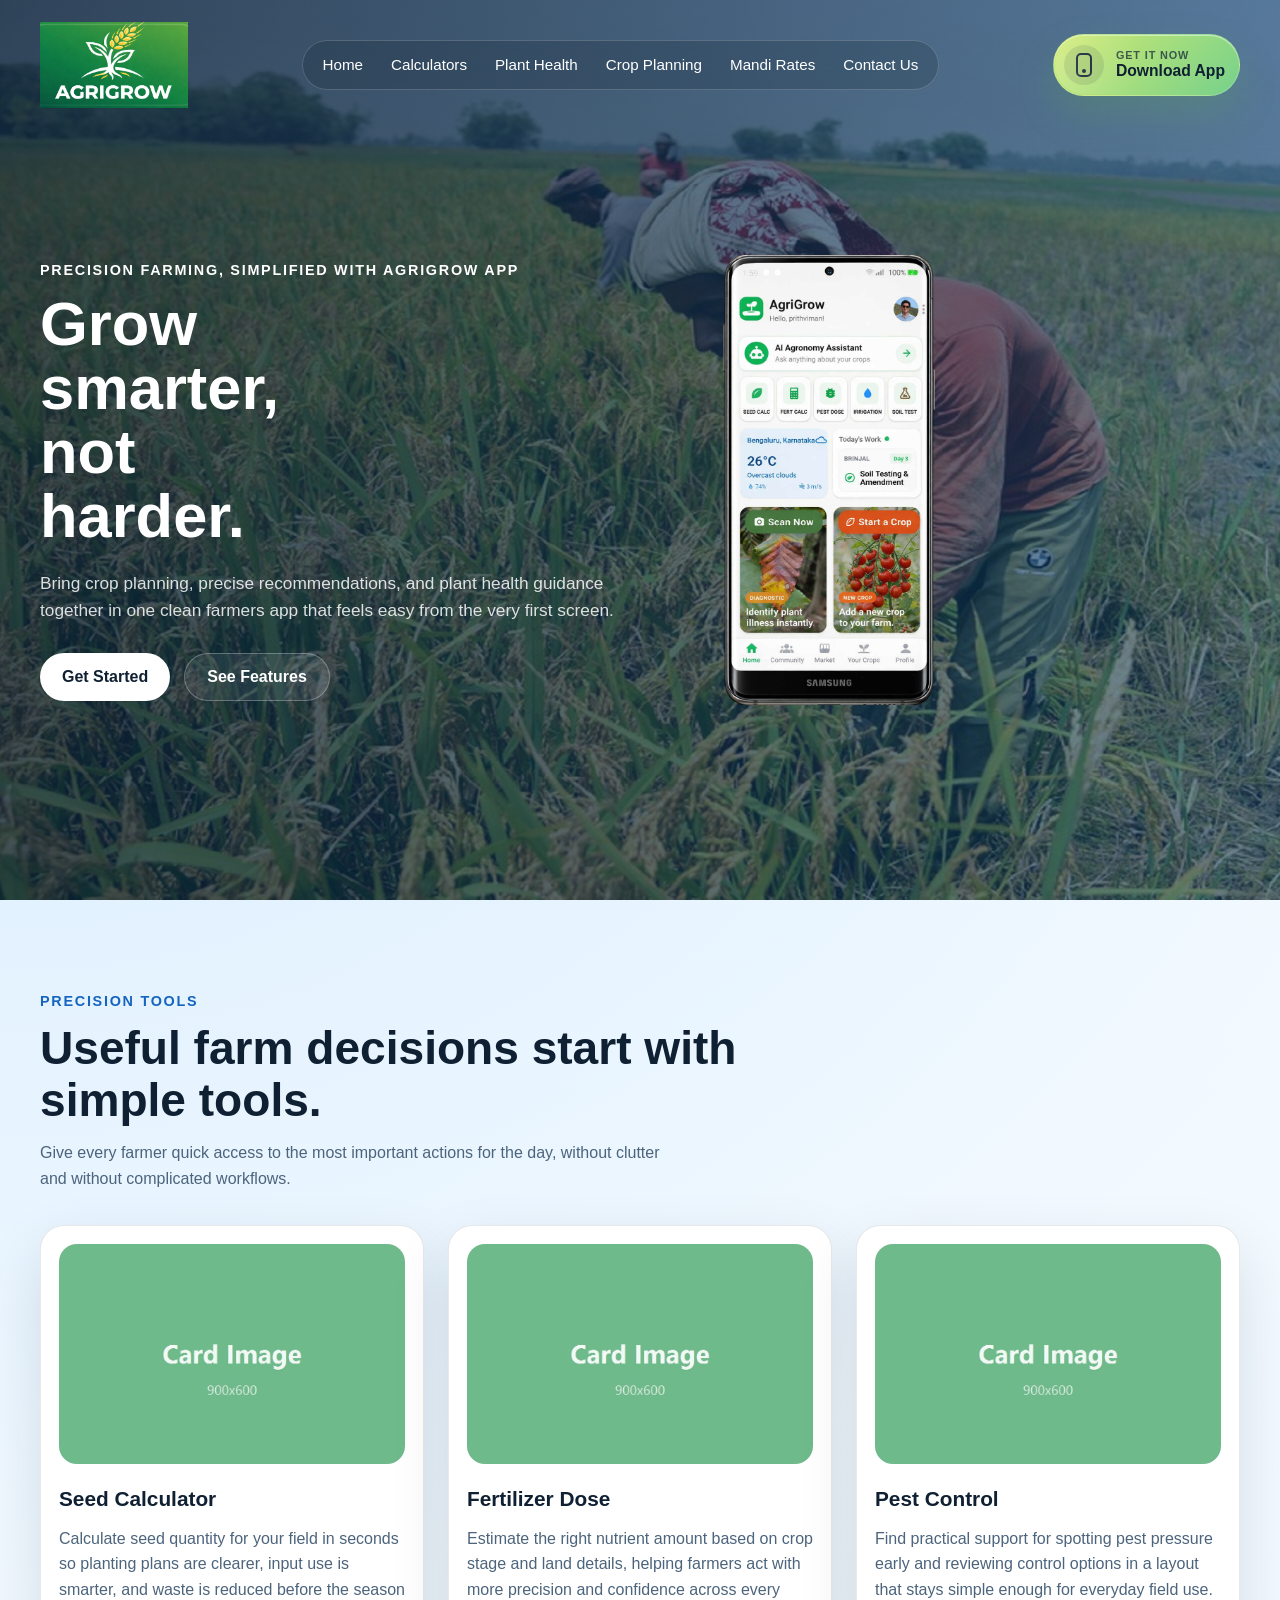
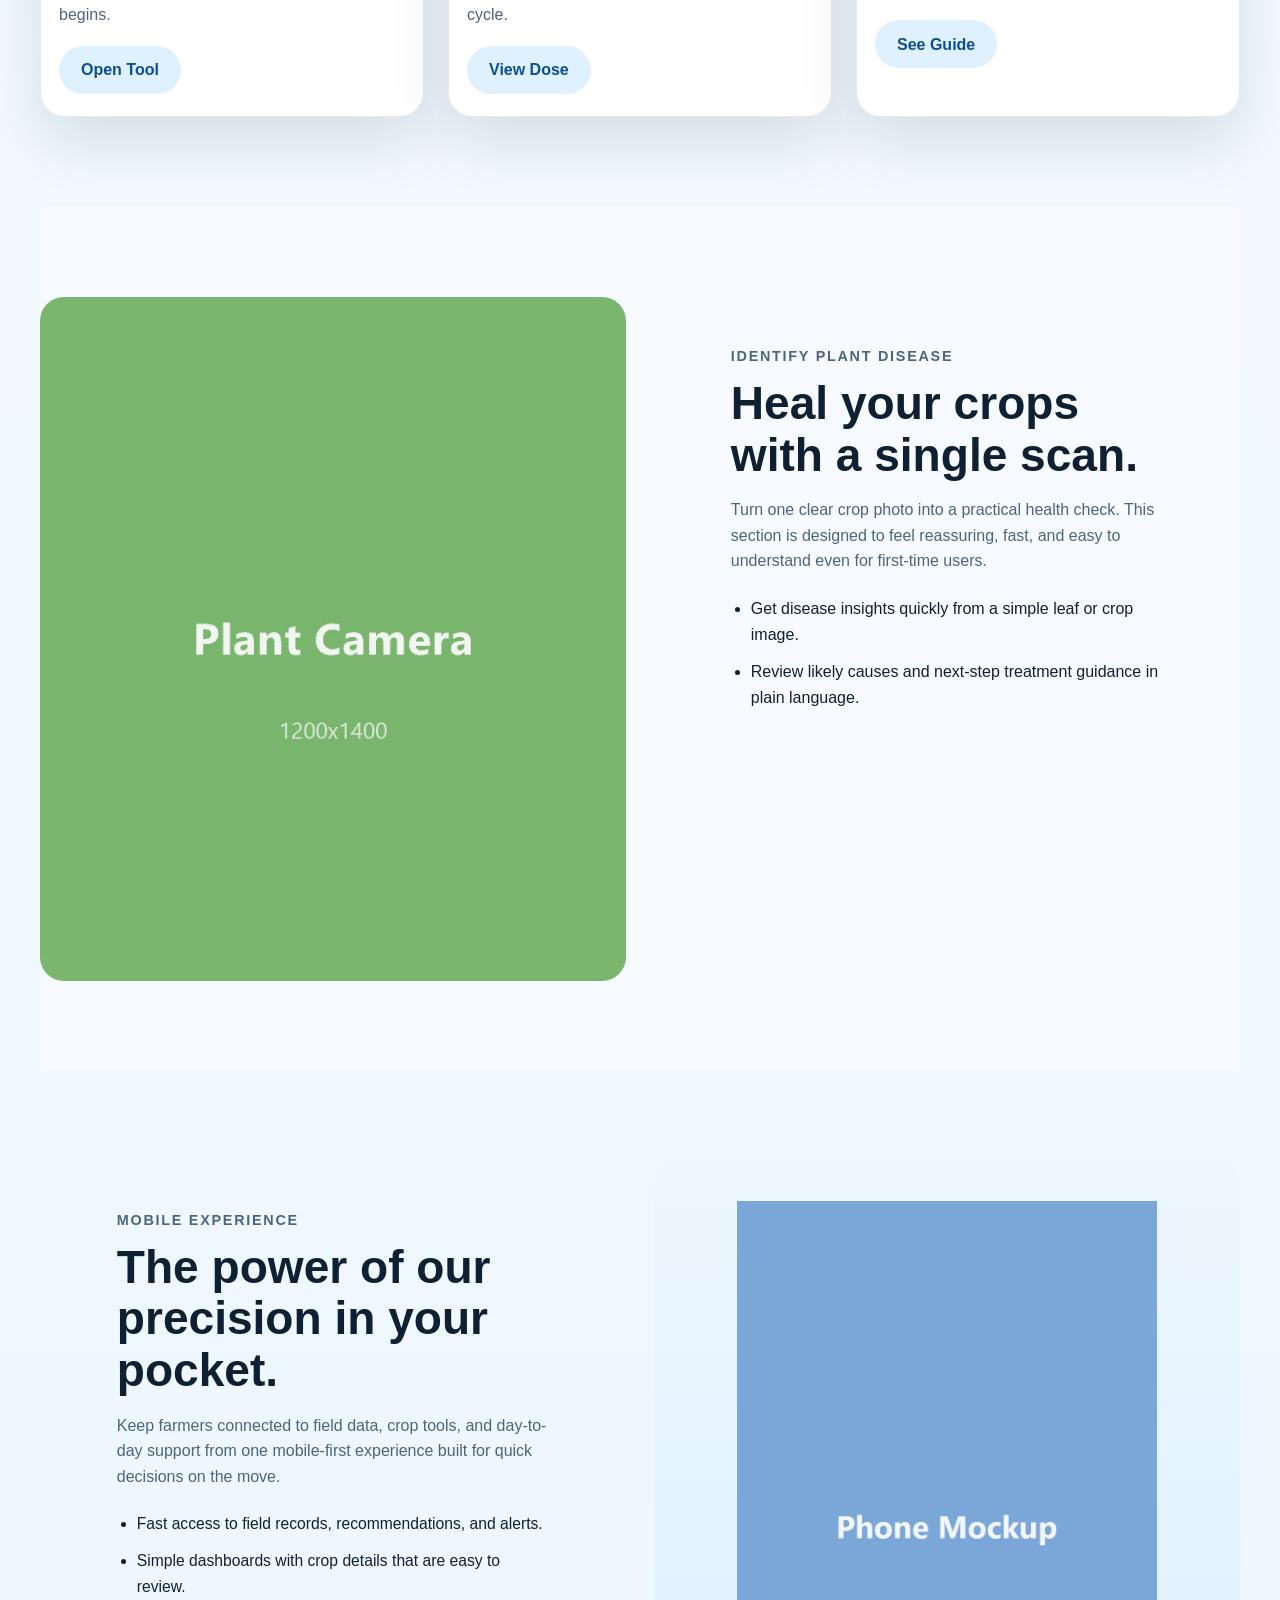
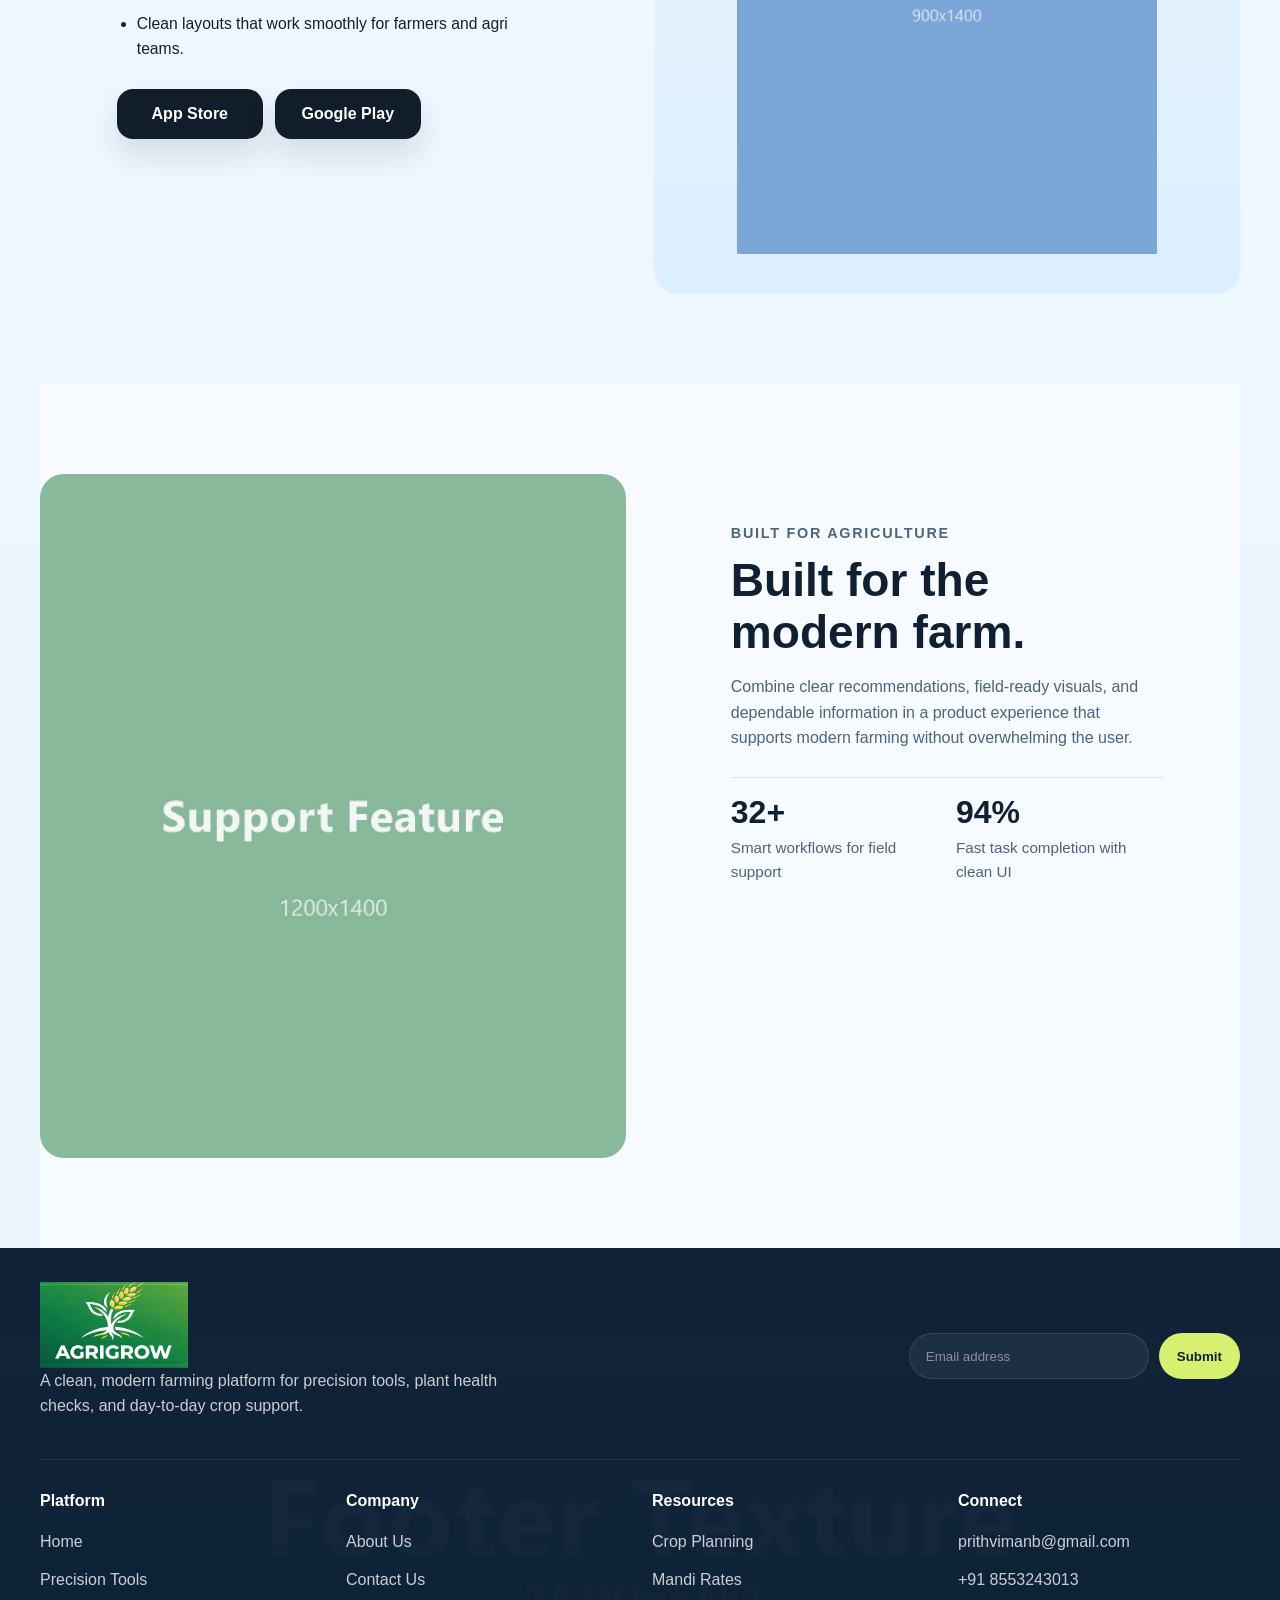
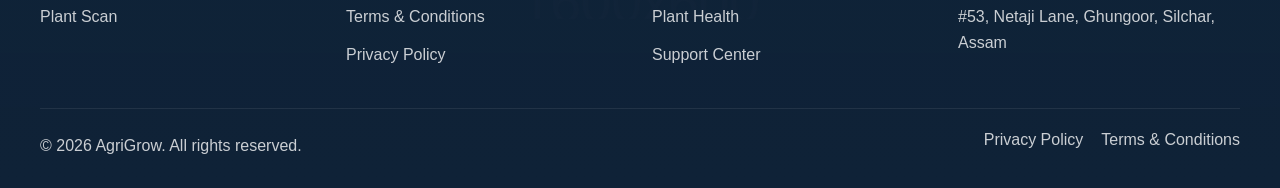
<file: website/index.html>
<!DOCTYPE html>
<html lang="en">
<head>
  <meta charset="UTF-8">
  <meta name="viewport" content="width=device-width, initial-scale=1.0">
  <title>AgriGrow | Smart Farming Made Simple</title>
  <meta
    name="description"
    content="AgriGrow helps farmers with crop planning, mandi rates, plant health, and practical farming tools in one place."
  >
  <link rel="stylesheet" href="assets/css/style.css">
</head>
<body>
  <header class="site-header">
    <div class="container nav-wrap">
      <a class="brand" href="#home" aria-label="AgriGrow home">
        <img src="assets/img/logo.png" alt="AgriGrow logo">
      </a>
      <div class="nav-center">
        <button class="menu-toggle" type="button" aria-expanded="false" aria-controls="site-menu">
          <span></span>
          <span></span>
          <span></span>
          <span class="sr-only">Open menu</span>
        </button>

        <nav class="site-nav" id="site-menu" aria-label="Primary navigation">
          <a href="#home">Home</a>
          <a href="calculators.html">Calculators</a>
          <a href="plant-health.html">Plant Health</a>
          <a href="crop-planning.html">Crop Planning</a>
          <a href="mandi-rates.html">Mandi Rates</a>
          <a href="#contact">Contact Us</a>
        </nav>
      </div>

      <a class="download-app-cta" href="#contact" aria-label="Download App">
        <span class="download-icon" aria-hidden="true">
          <span class="download-phone"></span>
        </span>
        <span class="download-copy">
          <small>Get it now</small>
          <strong>Download App</strong>
        </span>
      </a>
    </div>
  </header>

  <main>
    <section class="hero" id="home">
      <div class="hero-backdrop"></div>
      <div class="container hero-content">
        <div class="hero-copy">
          <p class="eyebrow">Precision Farming, Simplified with AgriGrow App</p>
          <h1>Grow smarter, not harder.</h1>
           
          <p class="hero-text">
            Bring crop planning, precise recommendations, and plant health guidance together in one clean farmers app that feels easy from the very first screen.
          </p>
          <div class="hero-actions">
            <a class="button button-primary" href="#services">Get Started</a>
            <a class="button button-secondary" href="#crop-planning">See Features</a>
          </div>
        </div>
          <div class="hero-spacer">
          <img src="assets/img/agrigrowapp.png" alt="AgriGrow app on smartphone" style="width: 230px; height: auto;">
        </div>
      </div>
    </section>

    <section class="cards-section" id="services">
      <div class="container">
        <div class="section-heading">
          <p class="eyebrow">Precision Tools</p>
          <h2>Useful farm decisions start with simple tools.</h2>
          <p>
            Give every farmer quick access to the most important actions for the day, without clutter and without complicated workflows.
          </p>
        </div>

        <div class="card-grid">
          <article class="info-card" id="calculators">
            <img src="assets/img/card.jpeg" alt="Farm calculator preview">
            <h3>Seed Calculator</h3>
            <p>
              Calculate seed quantity for your field in seconds so planting plans are clearer, input use is smarter, and waste is reduced before the season begins.
            </p>
            <a class="button button-tertiary" href="#contact">Open Tool</a>
          </article>

          <article class="info-card" id="plant-health">
            <img src="assets/img/card.jpeg" alt="Plant health feature preview">
            <h3>Fertilizer Dose</h3>
            <p>
              Estimate the right nutrient amount based on crop stage and land details, helping farmers act with more precision and confidence across every cycle.
            </p>
            <a class="button button-tertiary" href="#crop-planning">View Dose</a>
          </article>

          <article class="info-card" id="mandi-rates">
            <img src="assets/img/card.jpeg" alt="Mandi rates feature preview">
            <h3>Pest Control</h3>
            <p>
              Find practical support for spotting pest pressure early and reviewing control options in a layout that stays simple enough for everyday field use.
            </p>
            <a class="button button-tertiary" href="#plant-illness">See Guide</a>
          </article>
        </div>
      </div>
    </section>

    <section class="split-section feature-light" id="plant-illness">
      <div class="split-media">
        <img src="assets/img/plantcamera.jpg" alt="Farmer scanning a plant with a phone camera">
      </div>
      <div class="split-copy">
        <p class="eyebrow">Identify Plant Disease</p>
        <h2>Heal your crops with a single scan.</h2>
        <p>
          Turn one clear crop photo into a practical health check. This section is designed to feel reassuring, fast, and easy to understand even for first-time users.
        </p>
        <ul class="feature-points">
          <li>Get disease insights quickly from a simple leaf or crop image.</li>
          <li>Review likely causes and next-step treatment guidance in plain language.</li>
        </ul>
      </div>
    </section>

    <section class="split-section reverse" id="crop-planning">
      <div class="split-copy">
        <p class="eyebrow">Mobile Experience</p>
        <h2>The power of our precision in your pocket.</h2>
        <p>
          Keep farmers connected to field data, crop tools, and day-to-day support from one mobile-first experience built for quick decisions on the move.
        </p>
        <ul class="feature-points compact-points">
          <li>Fast access to field records, recommendations, and alerts.</li>
          <li>Simple dashboards with crop details that are easy to review.</li>
          <li>Clean layouts that work smoothly for farmers and agri teams.</li>
        </ul>
        <div class="store-links">
          <a class="store-badge" href="#contact">App Store</a>
          <a class="store-badge" href="#contact">Google Play</a>
        </div>
      </div>
      <div class="split-media device-media">
        <img src="assets/img/app-phone.png" alt="Smartphone mockup showing AgriGrow">
      </div>
    </section>

    <section class="split-section feature-soft" id="about">
      <div class="split-media">
        <img src="assets/img/feature-support.jpg" alt="Farm support and crop planning illustration">
      </div>
      <div class="split-copy">
        <p class="eyebrow">Built For Agriculture</p>
        <h2>Built for the modern farm.</h2>
        <p>
          Combine clear recommendations, field-ready visuals, and dependable information in a product experience that supports modern farming without overwhelming the user.
        </p>
        <div class="stats-grid">
          <div class="stat-item">
            <strong>32+</strong>
            <span>Smart workflows for field support</span>
          </div>
          <div class="stat-item">
            <strong>94%</strong>
            <span>Fast task completion with clean UI</span>
          </div>
        </div>
      </div>
    </section>
  </main>

  <footer class="site-footer" id="contact">
    <div class="container footer-top">
      <div class="footer-brand-block">
        <img class="footer-logo" src="assets/img/logo.png" alt="AgriGrow logo">
        <p>
          A clean, modern farming platform for precision tools, plant health checks, and day-to-day crop support.
        </p>
      </div>
      <form class="footer-form">
        <label class="sr-only" for="footer-email">Email address</label>
        <input id="footer-email" type="email" placeholder="Email address">
        <button type="submit">Submit</button>
      </form>
    </div>

    <div class="container footer-grid">
      <div>
        <h3>Platform</h3>
        <a href="#home">Home</a>
        <a href="calculators.html">Precision Tools</a>
        <a href="#plant-illness">Plant Scan</a>
      </div>
      <div>
        <h3>Company</h3>
        <a href="#about">About Us</a>
        <a href="#contact">Contact Us</a>
        <a href="terms-conditions.html">Terms &amp; Conditions</a>
        <a href="privacy-policy.html">Privacy Policy</a>
      </div>
      <div>
        <h3>Resources</h3>
        <a href="crop-planning.html">Crop Planning</a>
        <a href="mandi-rates.html">Mandi Rates</a>
        <a href="plant-health.html">Plant Health</a>
        <a href="#contact">Support Center</a>
      </div>
      <div id="terms">
        <h3>Connect</h3>
        <p>prithvimanb@gmail.com</p>
        <p>+91 8553243013</p>
        <p>#53, Netaji Lane, Ghungoor, Silchar, Assam</p>
      </div>
    </div>

    <div class="container footer-bottom">
      <p>&copy; 2026 AgriGrow. All rights reserved.</p>
      <div class="footer-bottom-links">
        <a href="privacy-policy.html">Privacy Policy</a>
        <a href="terms-conditions.html">Terms &amp; Conditions</a>
      </div>
    </div>
  </footer>

  <script src="assets/js/main.js"></script>
</body>
</html>
</file>
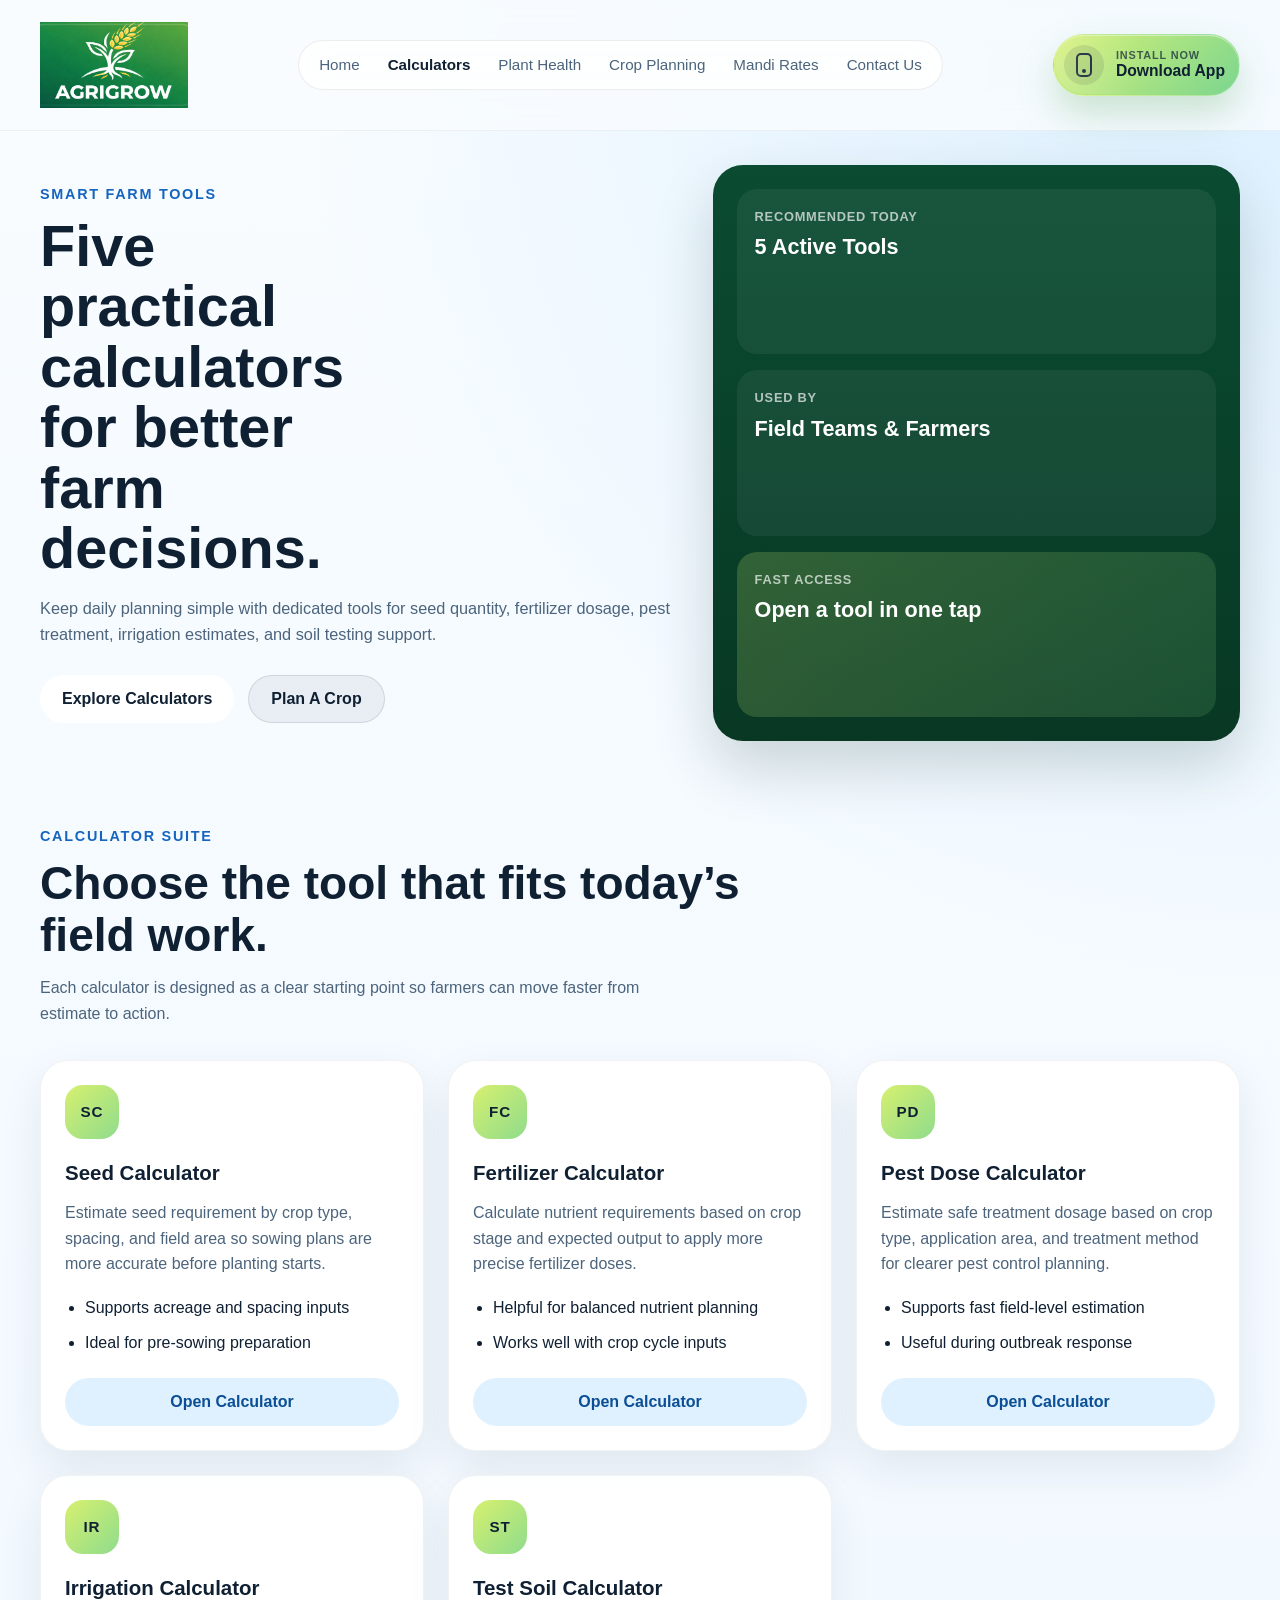
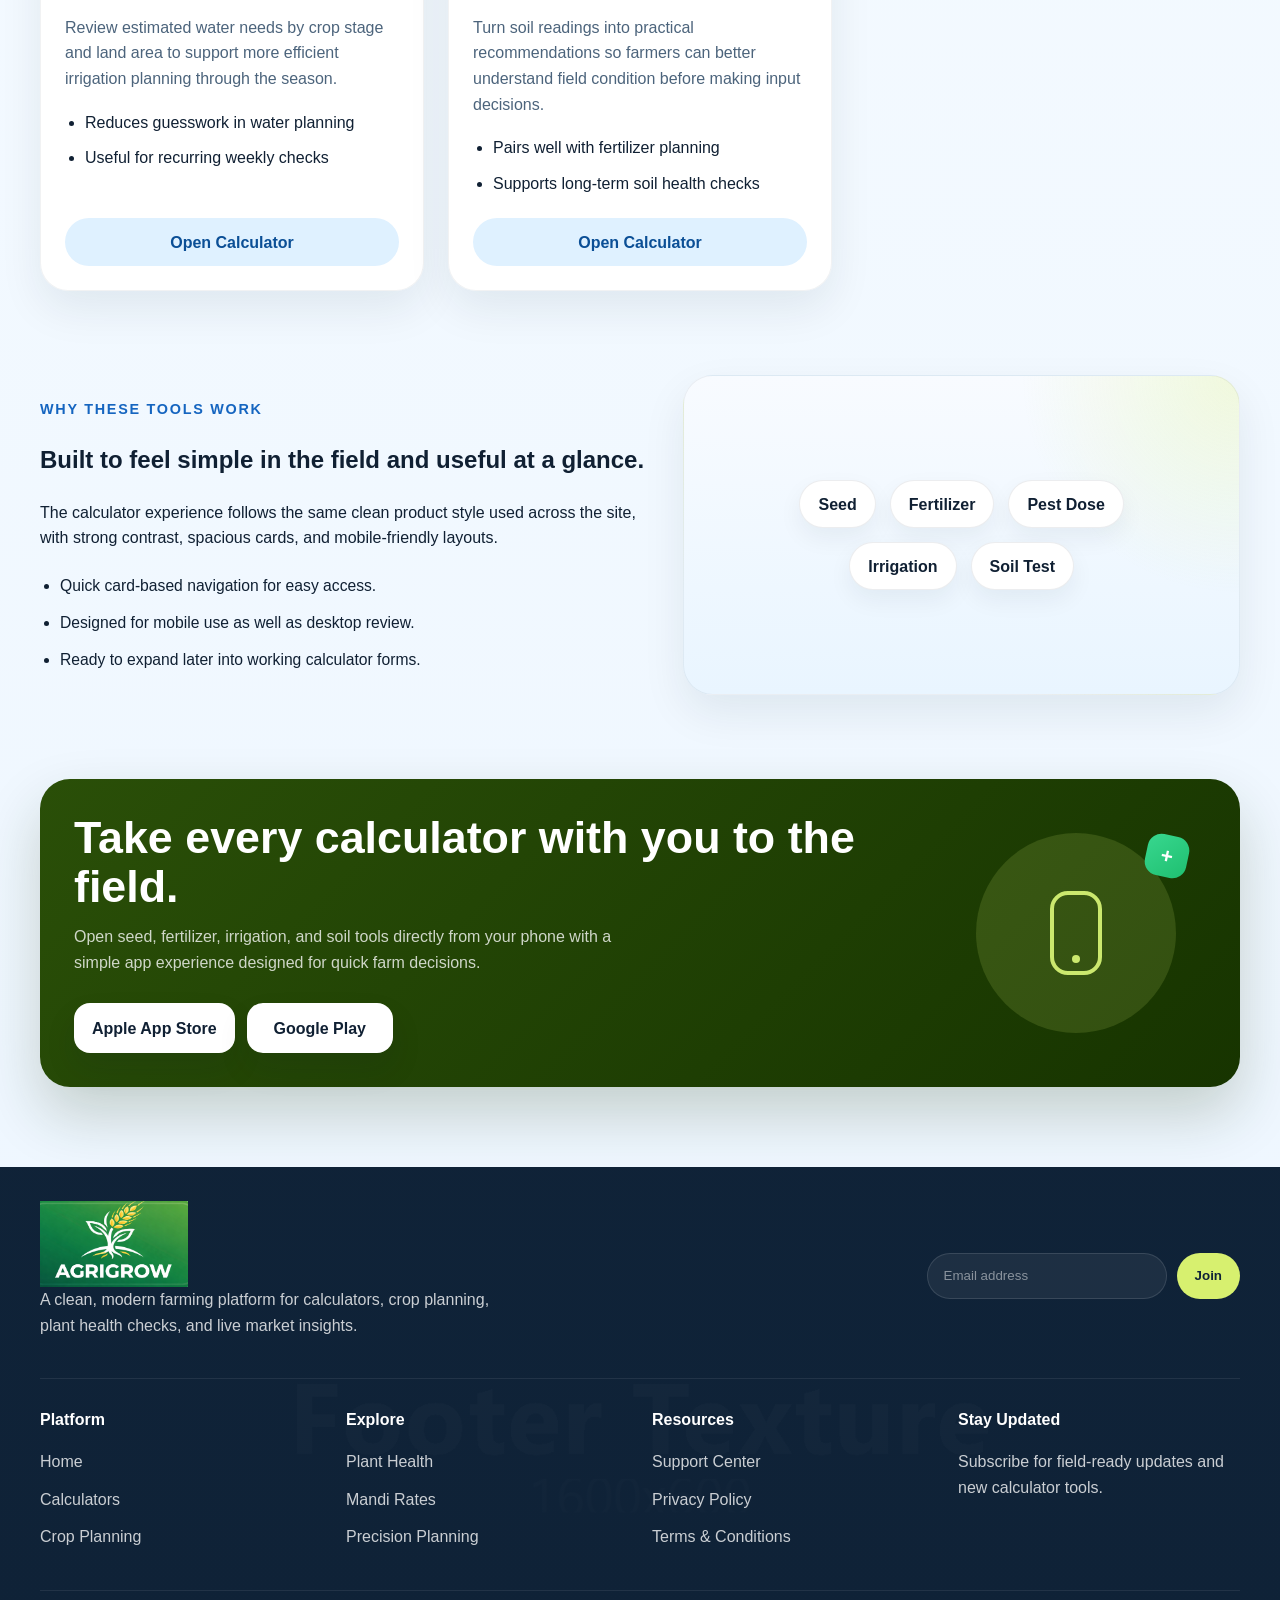
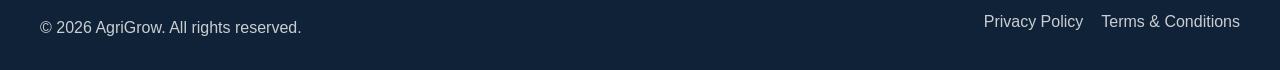
<file: website/calculators.html>
<!DOCTYPE html>
<html lang="en">
<head>
  <meta charset="UTF-8">
  <meta name="viewport" content="width=device-width, initial-scale=1.0">
  <title>AgriGrow | Calculators</title>
  <meta
    name="description"
    content="Explore seed, fertilizer, pest dose, irrigation, and soil test calculators in one clean farmers app interface."
  >
  <link rel="stylesheet" href="assets/css/style.css">
</head>
<body class="page-light">
  <header class="site-header site-header-solid">
    <div class="container nav-wrap">
      <a class="brand" href="index.html" aria-label="AgriGrow home">
        <img src="assets/img/logo.png" alt="AgriGrow logo">
      </a>
      <div class="nav-center">
        <button class="menu-toggle menu-toggle-dark" type="button" aria-expanded="false" aria-controls="site-menu">
          <span></span>
          <span></span>
          <span></span>
          <span class="sr-only">Open menu</span>
        </button>

        <nav class="site-nav site-nav-light" id="site-menu" aria-label="Primary navigation">
          <a href="index.html">Home</a>
          <a href="calculators.html" aria-current="page">Calculators</a>
          <a href="plant-health.html">Plant Health</a>
          <a href="crop-planning.html">Crop Planning</a>
          <a href="mandi-rates.html">Mandi Rates</a>
          <a href="#contact">Contact Us</a>
        </nav>
      </div>

      <a class="download-app-cta" href="#calculator-app" aria-label="Download App">
        <span class="download-icon" aria-hidden="true">
          <span class="download-phone"></span>
        </span>
        <span class="download-copy">
          <small>Install now</small>
          <strong>Download App</strong>
        </span>
      </a>
    </div>
  </header>

  <main class="calculators-page">
    <section class="calculators-hero container">
      <div class="calculators-hero-copy">
        <p class="eyebrow">Smart Farm Tools</p>
        <h1>Five practical calculators for better farm decisions.</h1>
        <p>
          Keep daily planning simple with dedicated tools for seed quantity, fertilizer dosage, pest treatment, irrigation estimates, and soil testing support.
        </p>
        <div class="hero-actions">
          <a class="button button-primary" href="#calculator-grid">Explore Calculators</a>
          <a class="button button-secondary button-secondary-dark" href="crop-planning.html">Plan A Crop</a>
        </div>
      </div>

      <div class="calculators-hero-panel">
        <div class="mini-stat">
          <small>Recommended Today</small>
          <strong>5 Active Tools</strong>
        </div>
        <div class="mini-stat">
          <small>Used By</small>
          <strong>Field Teams &amp; Farmers</strong>
        </div>
        <div class="mini-stat highlight">
          <small>Fast Access</small>
          <strong>Open a tool in one tap</strong>
        </div>
      </div>
    </section>

    <section class="calculator-grid-section container" id="calculator-grid">
      <div class="section-heading">
        <p class="eyebrow">Calculator Suite</p>
        <h2>Choose the tool that fits today’s field work.</h2>
        <p>
          Each calculator is designed as a clear starting point so farmers can move faster from estimate to action.
        </p>
      </div>

      <div class="calculator-grid">
        <article class="calculator-card">
          <div class="calculator-icon">SC</div>
          <h3>Seed Calculator</h3>
          <p>
            Estimate seed requirement by crop type, spacing, and field area so sowing plans are more accurate before planting starts.
          </p>
          <ul class="calculator-points">
            <li>Supports acreage and spacing inputs</li>
            <li>Ideal for pre-sowing preparation</li>
          </ul>
          <a class="button button-tertiary" href="#contact">Open Calculator</a>
        </article>

        <article class="calculator-card">
          <div class="calculator-icon">FC</div>
          <h3>Fertilizer Calculator</h3>
          <p>
            Calculate nutrient requirements based on crop stage and expected output to apply more precise fertilizer doses.
          </p>
          <ul class="calculator-points">
            <li>Helpful for balanced nutrient planning</li>
            <li>Works well with crop cycle inputs</li>
          </ul>
          <a class="button button-tertiary" href="#contact">Open Calculator</a>
        </article>

        <article class="calculator-card">
          <div class="calculator-icon">PD</div>
          <h3>Pest Dose Calculator</h3>
          <p>
            Estimate safe treatment dosage based on crop type, application area, and treatment method for clearer pest control planning.
          </p>
          <ul class="calculator-points">
            <li>Supports fast field-level estimation</li>
            <li>Useful during outbreak response</li>
          </ul>
          <a class="button button-tertiary" href="#contact">Open Calculator</a>
        </article>

        <article class="calculator-card">
          <div class="calculator-icon">IR</div>
          <h3>Irrigation Calculator</h3>
          <p>
            Review estimated water needs by crop stage and land area to support more efficient irrigation planning through the season.
          </p>
          <ul class="calculator-points">
            <li>Reduces guesswork in water planning</li>
            <li>Useful for recurring weekly checks</li>
          </ul>
          <a class="button button-tertiary" href="#contact">Open Calculator</a>
        </article>

        <article class="calculator-card">
          <div class="calculator-icon">ST</div>
          <h3>Test Soil Calculator</h3>
          <p>
            Turn soil readings into practical recommendations so farmers can better understand field condition before making input decisions.
          </p>
          <ul class="calculator-points">
            <li>Pairs well with fertilizer planning</li>
            <li>Supports long-term soil health checks</li>
          </ul>
          <a class="button button-tertiary" href="#contact">Open Calculator</a>
        </article>
      </div>
    </section>

    <section class="calculators-highlight container">
      <div class="calculators-highlight-copy">
        <p class="eyebrow">Why These Tools Work</p>
        <h2>Built to feel simple in the field and useful at a glance.</h2>
        <p>
          The calculator experience follows the same clean product style used across the site, with strong contrast, spacious cards, and mobile-friendly layouts.
        </p>
        <ul class="feature-points compact-points">
          <li>Quick card-based navigation for easy access.</li>
          <li>Designed for mobile use as well as desktop review.</li>
          <li>Ready to expand later into working calculator forms.</li>
        </ul>
      </div>
      <div class="calculators-highlight-panel">
        <div class="tool-stack">
          <div class="tool-chip">Seed</div>
          <div class="tool-chip">Fertilizer</div>
          <div class="tool-chip">Pest Dose</div>
          <div class="tool-chip">Irrigation</div>
          <div class="tool-chip">Soil Test</div>
        </div>
      </div>
    </section>

    <section class="planner-promo container" id="calculator-app">
      <div class="planner-promo-copy">
        <h2>Take every calculator with you to the field.</h2>
        <p>
          Open seed, fertilizer, irrigation, and soil tools directly from your phone with a simple app experience designed for quick farm decisions.
        </p>
        <div class="store-links">
          <a class="store-badge" href="#contact">Apple App Store</a>
          <a class="store-badge" href="#contact">Google Play</a>
        </div>
      </div>
      <div class="planner-promo-graphic" aria-hidden="true">
        <div class="planner-promo-circle">
          <div class="planner-promo-phone"></div>
        </div>
        <div class="planner-promo-badge">+</div>
      </div>
    </section>
  </main>

  <footer class="site-footer" id="contact">
    <div class="container footer-top">
      <div class="footer-brand-block">
        <img class="footer-logo" src="assets/img/logo.png" alt="AgriGrow logo">
        <p>
          A clean, modern farming platform for calculators, crop planning, plant health checks, and live market insights.
        </p>
      </div>
      <form class="footer-form">
        <label class="sr-only" for="footer-email">Email address</label>
        <input id="footer-email" type="email" placeholder="Email address">
        <button type="submit">Join</button>
      </form>
    </div>

    <div class="container footer-grid">
      <div>
        <h3>Platform</h3>
        <a href="index.html">Home</a>
        <a href="calculators.html">Calculators</a>
        <a href="crop-planning.html">Crop Planning</a>
      </div>
      <div>
        <h3>Explore</h3>
        <a href="plant-health.html">Plant Health</a>
        <a href="mandi-rates.html">Mandi Rates</a>
        <a href="crop-planning.html">Precision Planning</a>
      </div>
      <div>
        <h3>Resources</h3>
        <a href="#contact">Support Center</a>
        <a href="privacy-policy.html">Privacy Policy</a>
        <a href="terms-conditions.html">Terms &amp; Conditions</a>
      </div>
      <div>
        <h3>Stay Updated</h3>
        <p>Subscribe for field-ready updates and new calculator tools.</p>
      </div>
    </div>

    <div class="container footer-bottom">
      <p>&copy; 2026 AgriGrow. All rights reserved.</p>
      <div class="footer-bottom-links">
        <a href="privacy-policy.html">Privacy Policy</a>
        <a href="terms-conditions.html">Terms &amp; Conditions</a>
      </div>
    </div>
  </footer>

  <script src="assets/js/main.js"></script>
</body>
</html>
</file>
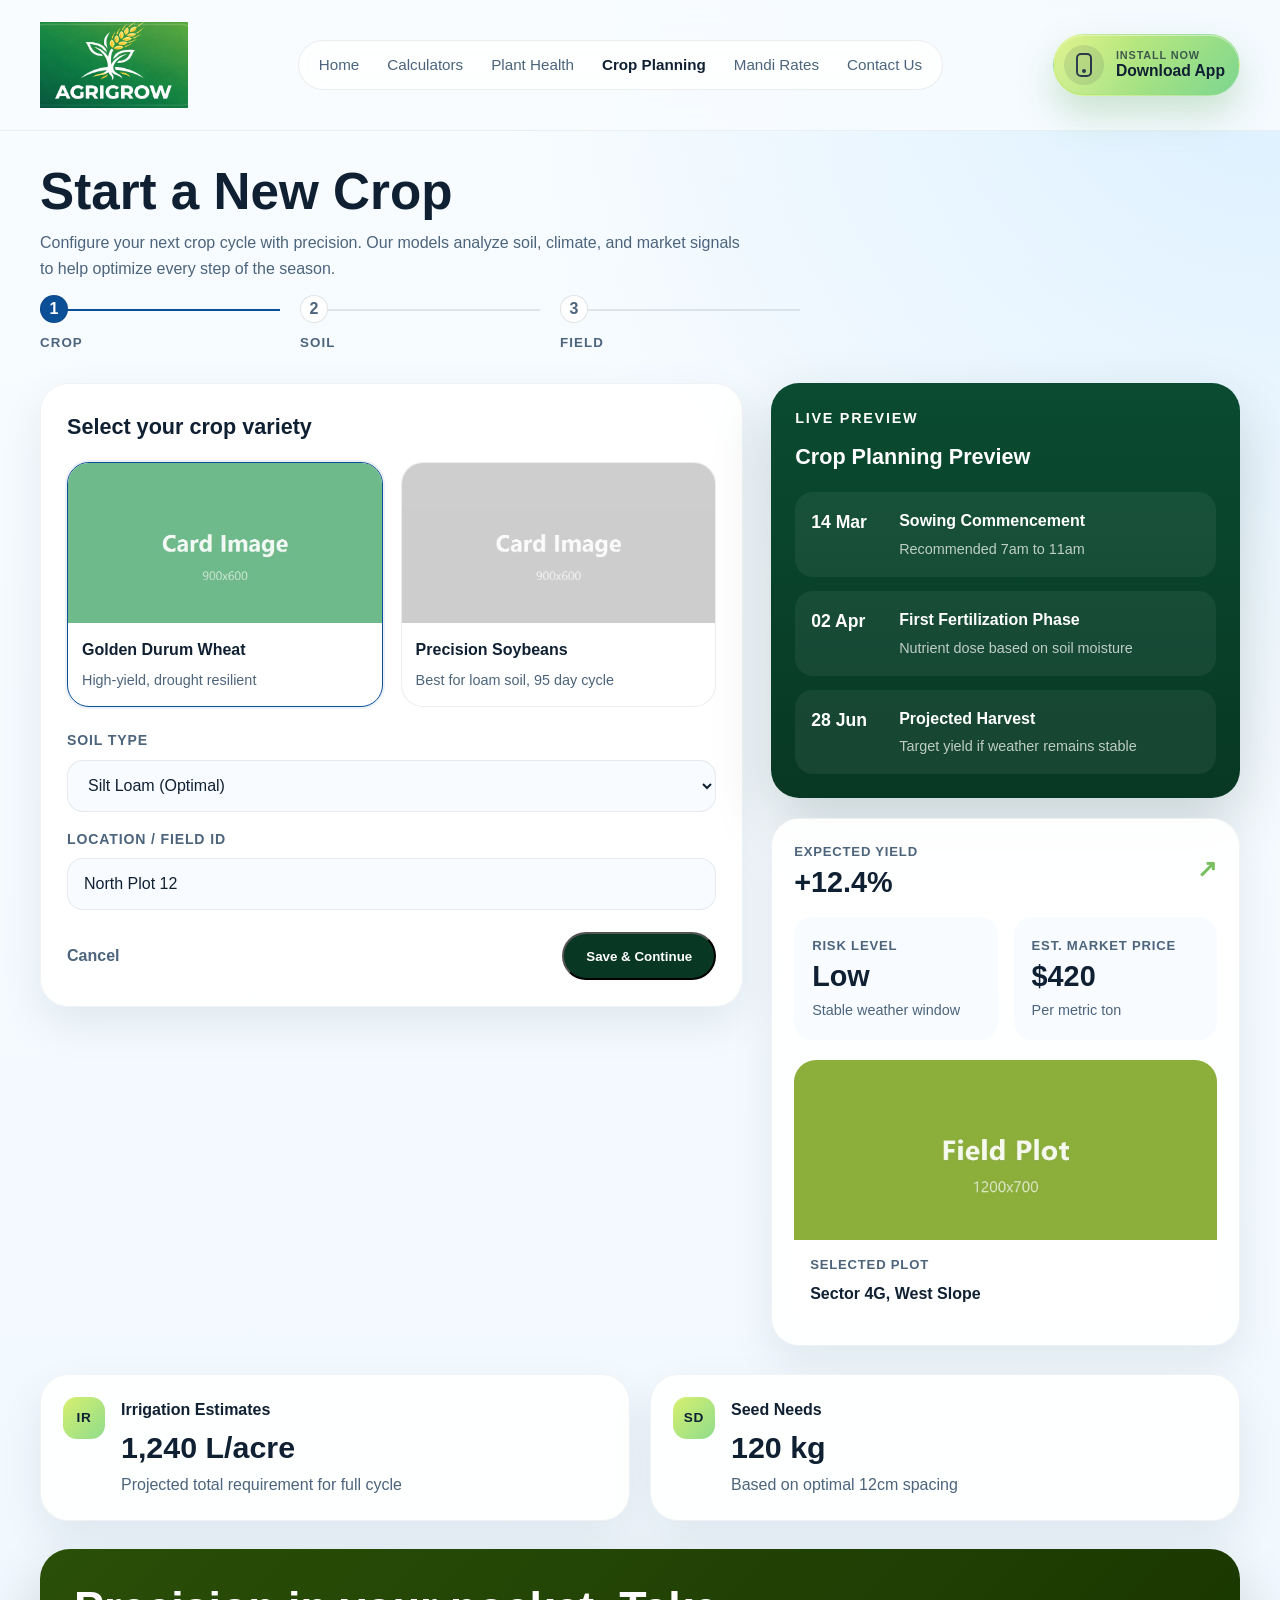
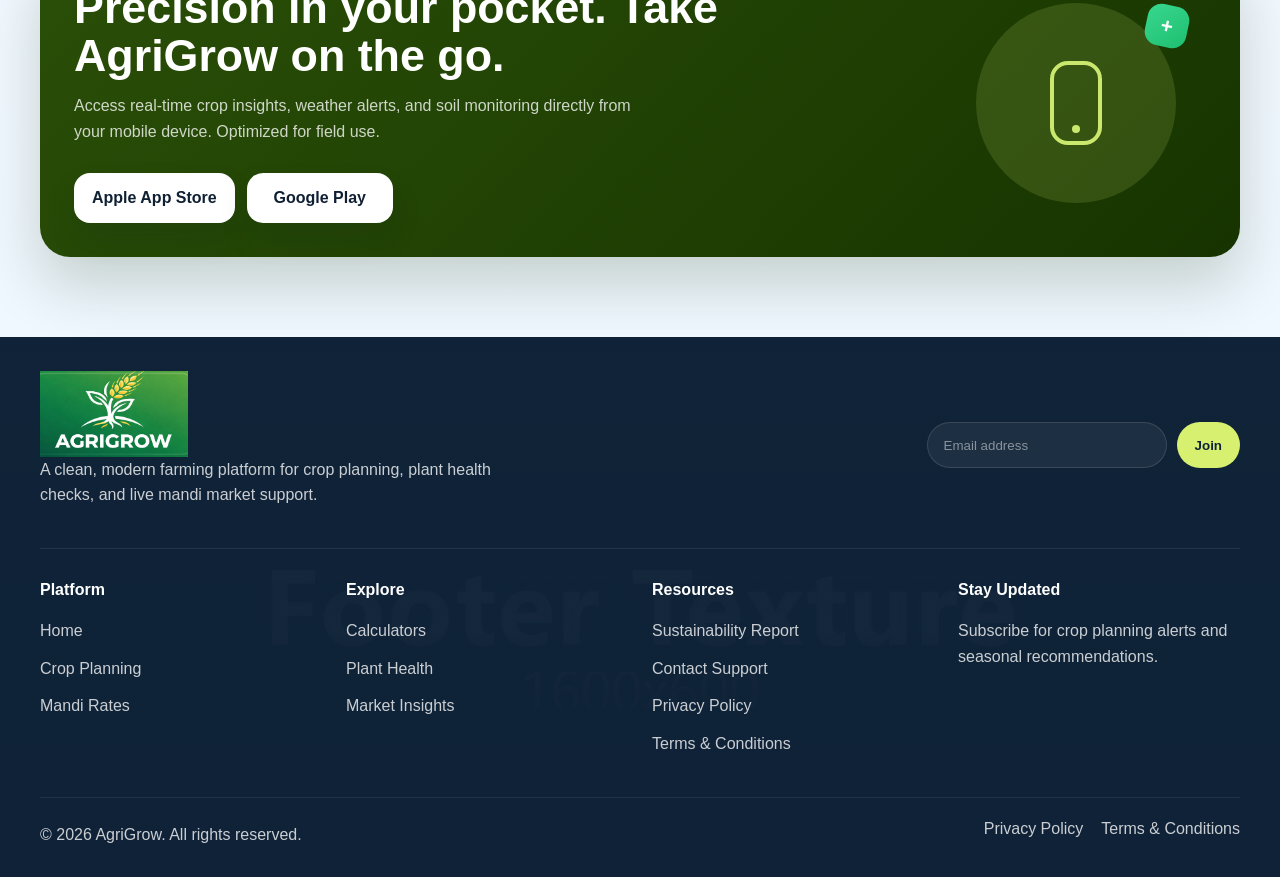
<file: website/crop-planning.html>
<!DOCTYPE html>
<html lang="en">
<head>
  <meta charset="UTF-8">
  <meta name="viewport" content="width=device-width, initial-scale=1.0">
  <title>AgriGrow | Crop Planning</title>
  <meta
    name="description"
    content="Plan your next crop with guided inputs, projected timelines, and practical insights from AgriGrow."
  >
  <link rel="stylesheet" href="assets/css/style.css">
</head>
<body class="page-light">
  <header class="site-header site-header-solid">
    <div class="container nav-wrap">
      <a class="brand" href="index.html" aria-label="AgriGrow home">
        <img src="assets/img/logo.png" alt="AgriGrow logo">
      </a>
      <div class="nav-center">
        <button class="menu-toggle menu-toggle-dark" type="button" aria-expanded="false" aria-controls="site-menu">
          <span></span>
          <span></span>
          <span></span>
          <span class="sr-only">Open menu</span>
        </button>

        <nav class="site-nav site-nav-light" id="site-menu" aria-label="Primary navigation">
          <a href="index.html">Home</a>
          <a href="calculators.html">Calculators</a>
          <a href="plant-health.html">Plant Health</a>
          <a href="crop-planning.html" aria-current="page">Crop Planning</a>
          <a href="mandi-rates.html">Mandi Rates</a>
          <a href="#contact">Contact Us</a>
        </nav>
      </div>

      <a class="download-app-cta" href="#mobile-app" aria-label="Download App">
        <span class="download-icon" aria-hidden="true">
          <span class="download-phone"></span>
        </span>
        <span class="download-copy">
          <small>Install now</small>
          <strong>Download App</strong>
        </span>
      </a>
    </div>
  </header>

  <main class="planner-page">
    <section class="planner-shell container">
      <div class="planner-heading">
        <h1>Start a New Crop</h1>
        <p>
          Configure your next crop cycle with precision. Our models analyze soil, climate, and market signals to help optimize every step of the season.
        </p>
      </div>

      <div class="planner-steps" aria-label="Crop planning steps">
        <div class="planner-step is-active">
          <span>1</span>
          <small>Crop</small>
        </div>
        <div class="planner-step">
          <span>2</span>
          <small>Soil</small>
        </div>
        <div class="planner-step">
          <span>3</span>
          <small>Field</small>
        </div>
      </div>

      <div class="planner-grid">
        <section class="planner-form-card">
          <div class="form-card-head">
            <h2>Select your crop variety</h2>
          </div>

          <div class="variety-grid">
            <article class="variety-card is-selected">
              <img src="assets/img/card.jpeg" alt="Golden durum wheat crop preview">
              <div>
                <h3>Golden Durum Wheat</h3>
                <p>High-yield, drought resilient</p>
              </div>
            </article>

            <article class="variety-card variety-muted">
              <img src="assets/img/card.jpeg" alt="Precision soybean crop preview">
              <div>
                <h3>Precision Soybeans</h3>
                <p>Best for loam soil, 95 day cycle</p>
              </div>
            </article>
          </div>

          <form class="planner-form">
            <label>
              <span>Soil Type</span>
              <select>
                <option>Silt Loam (Optimal)</option>
                <option>Clay Loam</option>
                <option>Sandy Loam</option>
              </select>
            </label>

            <label>
              <span>Location / Field ID</span>
              <input type="text" value="North Plot 12">
            </label>

            <div class="planner-actions">
              <a class="planner-link" href="index.html">Cancel</a>
              <button class="button button-planner" type="button">Save &amp; Continue</button>
            </div>
          </form>
        </section>

        <aside class="planner-side">
          <section class="planning-preview">
            <div class="preview-head">
              <p class="eyebrow">Live Preview</p>
              <h2>Crop Planning Preview</h2>
            </div>

            <div class="timeline-list">
              <article class="timeline-card">
                <strong>14 Mar</strong>
                <div>
                  <h3>Sowing Commencement</h3>
                  <p>Recommended 7am to 11am</p>
                </div>
              </article>
              <article class="timeline-card">
                <strong>02 Apr</strong>
                <div>
                  <h3>First Fertilization Phase</h3>
                  <p>Nutrient dose based on soil moisture</p>
                </div>
              </article>
              <article class="timeline-card">
                <strong>28 Jun</strong>
                <div>
                  <h3>Projected Harvest</h3>
                  <p>Target yield if weather remains stable</p>
                </div>
              </article>
            </div>
          </section>

          <section class="planner-insights">
            <div class="insight-row">
              <div>
                <small>Expected Yield</small>
                <strong>+12.4%</strong>
              </div>
              <span class="insight-trend">↗</span>
            </div>

            <div class="insight-split">
              <article>
                <small>Risk Level</small>
                <strong>Low</strong>
                <p>Stable weather window</p>
              </article>
              <article>
                <small>Est. Market Price</small>
                <strong>$420</strong>
                <p>Per metric ton</p>
              </article>
            </div>

            <div class="selected-plot">
              <img src="assets/img/field-plot.jpg" alt="Selected crop field aerial view">
              <div class="selected-plot-copy">
                <small>Selected Plot</small>
                <strong>Sector 4G, West Slope</strong>
              </div>
            </div>
          </section>
        </aside>
      </div>

      <section class="planner-metrics">
        <article class="metric-card">
          <div class="metric-icon">IR</div>
          <div>
            <h3>Irrigation Estimates</h3>
            <strong>1,240 L/acre</strong>
            <p>Projected total requirement for full cycle</p>
          </div>
        </article>

        <article class="metric-card">
          <div class="metric-icon">SD</div>
          <div>
            <h3>Seed Needs</h3>
            <strong>120 kg</strong>
            <p>Based on optimal 12cm spacing</p>
          </div>
        </article>
      </section>

      <section class="planner-promo" id="mobile-app">
        <div class="planner-promo-copy">
          <h2>Precision in your pocket. Take AgriGrow on the go.</h2>
          <p>
            Access real-time crop insights, weather alerts, and soil monitoring directly from your mobile device. Optimized for field use.
          </p>
          <div class="store-links">
            <a class="store-badge" href="#contact">Apple App Store</a>
            <a class="store-badge" href="#contact">Google Play</a>
          </div>
        </div>
        <div class="planner-promo-graphic" aria-hidden="true">
          <div class="planner-promo-circle">
            <div class="planner-promo-phone"></div>
          </div>
          <div class="planner-promo-badge">+</div>
        </div>
      </section>
    </section>
  </main>

  <footer class="site-footer" id="contact">
    <div class="container footer-top">
      <div class="footer-brand-block">
        <img class="footer-logo" src="assets/img/logo.png" alt="AgriGrow logo">
        <p>
          A clean, modern farming platform for crop planning, plant health checks, and live mandi market support.
        </p>
      </div>
      <form class="footer-form">
        <label class="sr-only" for="footer-email">Email address</label>
        <input id="footer-email" type="email" placeholder="Email address">
        <button type="submit">Join</button>
      </form>
    </div>

    <div class="container footer-grid">
      <div>
        <h3>Platform</h3>
        <a href="index.html">Home</a>
        <a href="crop-planning.html">Crop Planning</a>
        <a href="mandi-rates.html">Mandi Rates</a>
      </div>
      <div>
        <h3>Explore</h3>
        <a href="calculators.html">Calculators</a>
        <a href="plant-health.html">Plant Health</a>
        <a href="mandi-rates.html">Market Insights</a>
      </div>
      <div>
        <h3>Resources</h3>
        <a href="#contact">Sustainability Report</a>
        <a href="#contact">Contact Support</a>
        <a href="privacy-policy.html">Privacy Policy</a>
        <a href="terms-conditions.html">Terms &amp; Conditions</a>
      </div>
      <div>
        <h3>Stay Updated</h3>
        <p>Subscribe for crop planning alerts and seasonal recommendations.</p>
      </div>
    </div>

    <div class="container footer-bottom">
      <p>&copy; 2026 AgriGrow. All rights reserved.</p>
      <div class="footer-bottom-links">
        <a href="privacy-policy.html">Privacy Policy</a>
        <a href="terms-conditions.html">Terms &amp; Conditions</a>
      </div>
    </div>
  </footer>

  <script src="assets/js/main.js"></script>
</body>
</html>
</file>
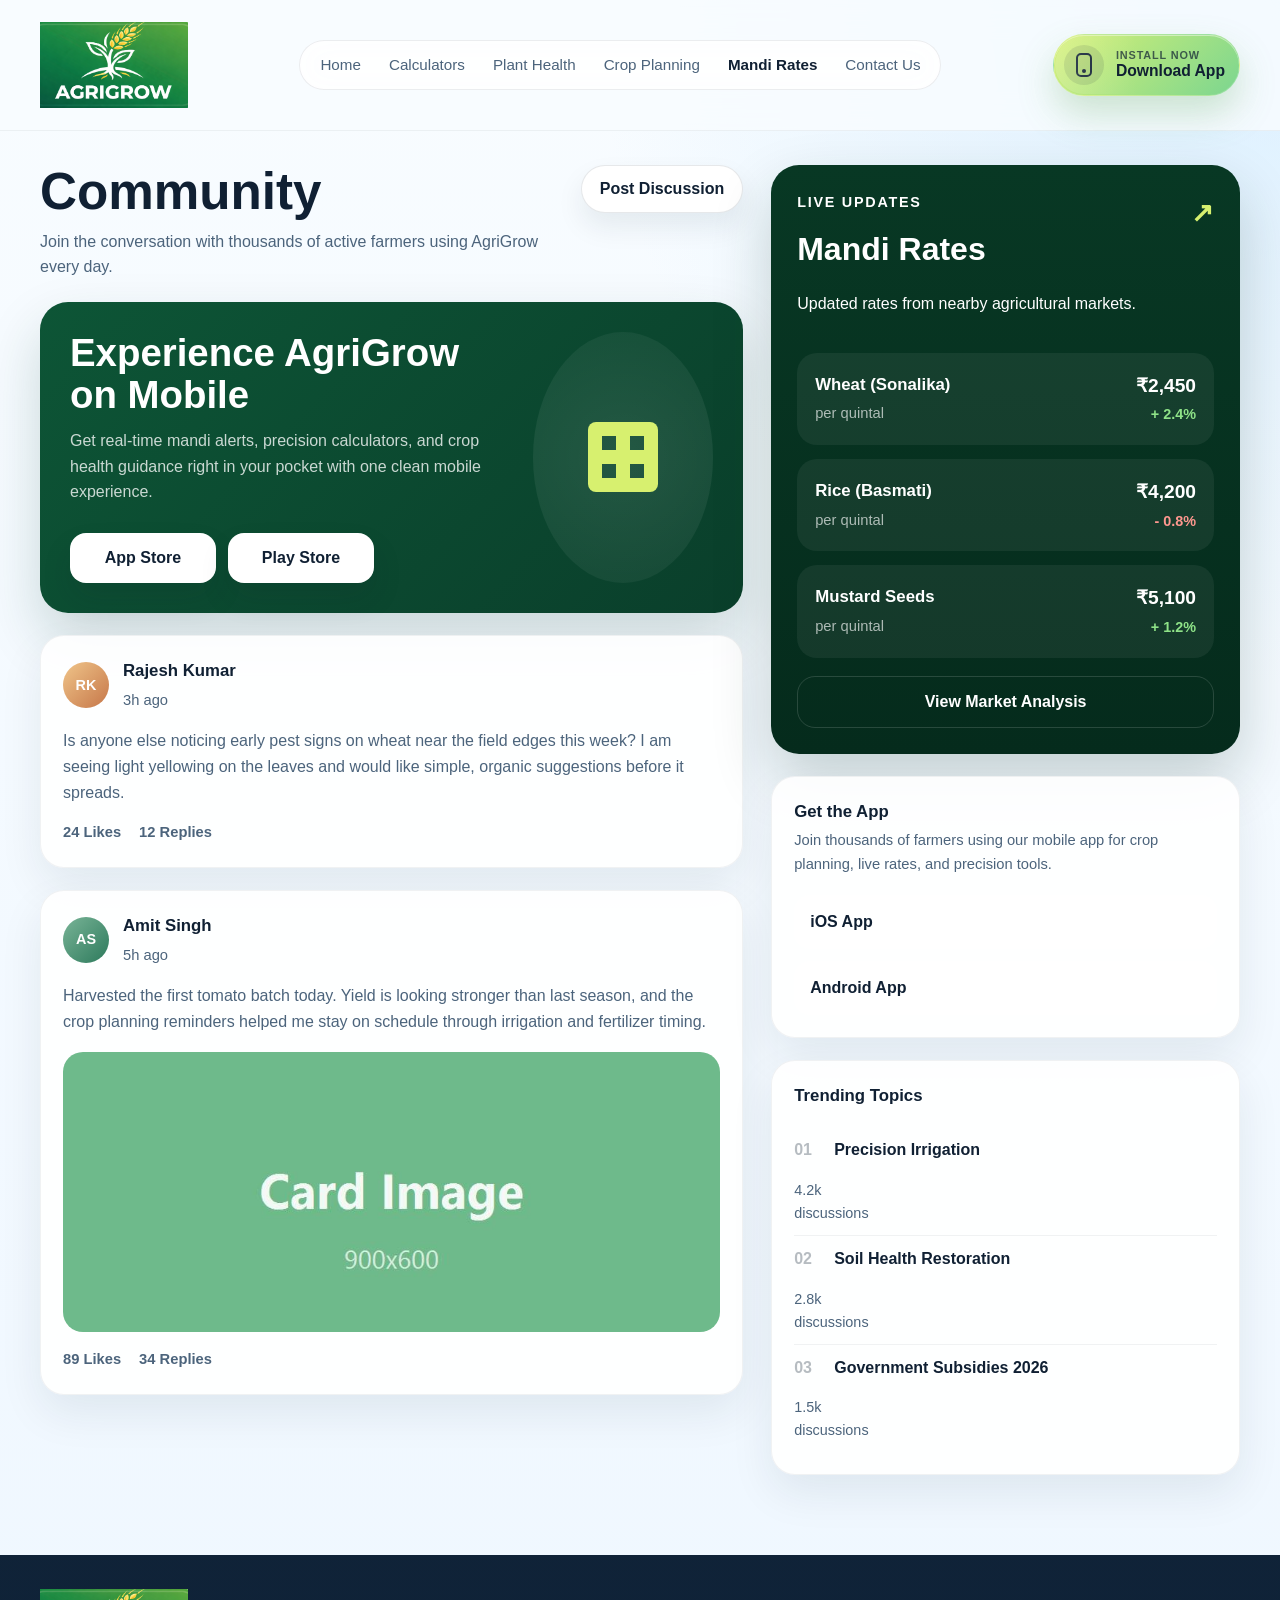
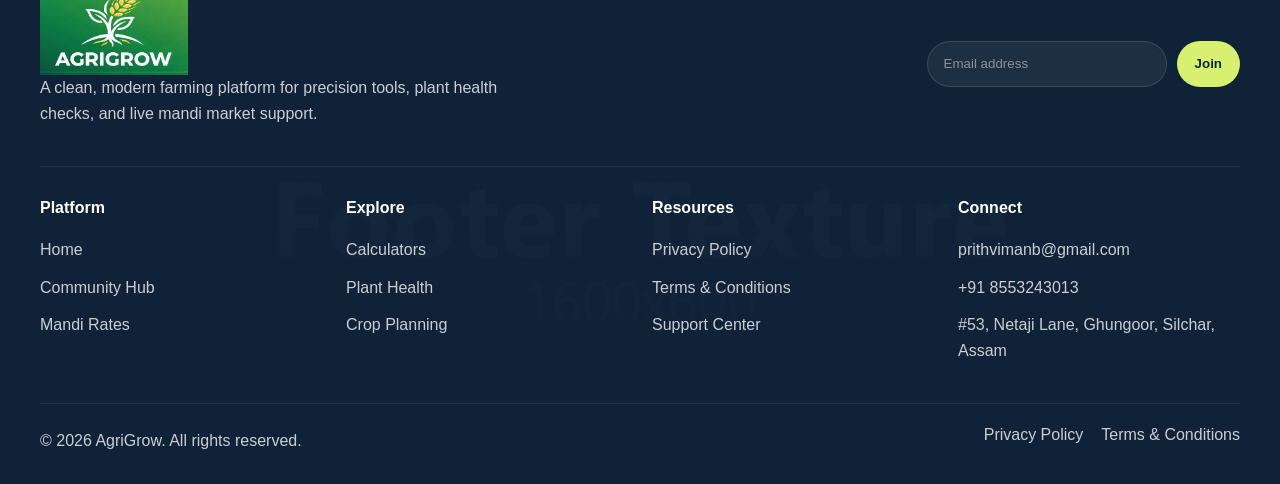
<file: website/mandi-rates.html>
<!DOCTYPE html>
<html lang="en">
<head>
  <meta charset="UTF-8">
  <meta name="viewport" content="width=device-width, initial-scale=1.0">
  <title>AgriGrow | Mandi Rates</title>
  <meta
    name="description"
    content="Track mandi prices, join the farming community, and access precision market tools with AgriGrow."
  >
  <link rel="stylesheet" href="assets/css/style.css">
</head>
<body class="page-light">
  <header class="site-header site-header-solid">
    <div class="container nav-wrap">
      <a class="brand" href="index.html" aria-label="AgriGrow home">
        <img src="assets/img/logo.png" alt="AgriGrow logo">
      </a>
      <div class="nav-center">
        <button class="menu-toggle menu-toggle-dark" type="button" aria-expanded="false" aria-controls="site-menu">
          <span></span>
          <span></span>
          <span></span>
          <span class="sr-only">Open menu</span>
        </button>

        <nav class="site-nav site-nav-light" id="site-menu" aria-label="Primary navigation">
          <a href="index.html">Home</a>
          <a href="calculators.html">Calculators</a>
          <a href="plant-health.html">Plant Health</a>
          <a href="crop-planning.html">Crop Planning</a>
          <a href="mandi-rates.html" aria-current="page">Mandi Rates</a>
          <a href="#contact">Contact Us</a>
        </nav>
      </div>

      <a class="download-app-cta" href="#get-app" aria-label="Download App">
        <span class="download-icon" aria-hidden="true">
          <span class="download-phone"></span>
        </span>
        <span class="download-copy">
          <small>Install now</small>
          <strong>Download App</strong>
        </span>
      </a>
    </div>
  </header>

  <main class="market-page">
    <section class="market-shell container">
      <div class="market-main">
        <div class="market-heading-row">
          <div>
            <h1>Community</h1>
            <p>Join the conversation with thousands of active farmers using AgriGrow every day.</p>
          </div>
          <a class="discussion-button" href="#community-feed">Post Discussion</a>
        </div>

        <section class="promo-card">
          <div class="promo-copy">
            <h2>Experience AgriGrow on Mobile</h2>
            <p>
              Get real-time mandi alerts, precision calculators, and crop health guidance right in your pocket with one clean mobile experience.
            </p>
            <div class="store-links">
              <a class="store-badge" href="#get-app">App Store</a>
              <a class="store-badge" href="#get-app">Play Store</a>
            </div>
          </div>
          <div class="promo-qr" aria-hidden="true">
            <span></span>
          </div>
        </section>

        <section class="community-feed" id="community-feed">
          <article class="discussion-card">
            <div class="discussion-header">
              <div class="avatar-circle">RK</div>
              <div>
                <h3>Rajesh Kumar</h3>
                <p>3h ago</p>
              </div>
            </div>
            <p class="discussion-text">
              Is anyone else noticing early pest signs on wheat near the field edges this week? I am seeing light yellowing on the leaves and would like simple, organic suggestions before it spreads.
            </p>
            <div class="discussion-meta">
              <span>24 Likes</span>
              <span>12 Replies</span>
            </div>
          </article>

          <article class="discussion-card">
            <div class="discussion-header">
              <div class="avatar-circle avatar-alt">AS</div>
              <div>
                <h3>Amit Singh</h3>
                <p>5h ago</p>
              </div>
            </div>
            <p class="discussion-text">
              Harvested the first tomato batch today. Yield is looking stronger than last season, and the crop planning reminders helped me stay on schedule through irrigation and fertilizer timing.
            </p>
            <img class="discussion-image" src="assets/img/card.jpeg" alt="Fresh harvested crop preview">
            <div class="discussion-meta">
              <span>89 Likes</span>
              <span>34 Replies</span>
            </div>
          </article>
        </section>
      </div>

      <aside class="market-sidebar">
        <section class="market-board">
          <div class="market-board-head">
            <div>
              <p class="eyebrow">Live Updates</p>
              <h2>Mandi Rates</h2>
              <p>Updated rates from nearby agricultural markets.</p>
            </div>
            <span class="market-trend" aria-hidden="true">↗</span>
          </div>

          <div class="rate-list">
            <article class="rate-card">
              <div>
                <h3>Wheat (Sonalika)</h3>
                <p>per quintal</p>
              </div>
              <div class="rate-value">
                <strong>₹2,450</strong>
                <span class="rate-up">+ 2.4%</span>
              </div>
            </article>

            <article class="rate-card">
              <div>
                <h3>Rice (Basmati)</h3>
                <p>per quintal</p>
              </div>
              <div class="rate-value">
                <strong>₹4,200</strong>
                <span class="rate-down">- 0.8%</span>
              </div>
            </article>

            <article class="rate-card">
              <div>
                <h3>Mustard Seeds</h3>
                <p>per quintal</p>
              </div>
              <div class="rate-value">
                <strong>₹5,100</strong>
                <span class="rate-up">+ 1.2%</span>
              </div>
            </article>
          </div>

          <a class="market-button" href="#contact">View Market Analysis</a>
        </section>

        <section class="side-panel" id="get-app">
          <h3>Get the App</h3>
          <p>Join thousands of farmers using our mobile app for crop planning, live rates, and precision tools.</p>
          <div class="app-link-list">
            <a href="#contact">iOS App</a>
            <a href="#contact">Android App</a>
          </div>
        </section>

        <section class="side-panel">
          <h3>Trending Topics</h3>
          <ol class="topic-list">
            <li>
              <strong>Precision Irrigation</strong>
              <span>4.2k discussions</span>
            </li>
            <li>
              <strong>Soil Health Restoration</strong>
              <span>2.8k discussions</span>
            </li>
            <li>
              <strong>Government Subsidies 2026</strong>
              <span>1.5k discussions</span>
            </li>
          </ol>
        </section>
      </aside>
    </section>
  </main>

  <footer class="site-footer" id="contact">
    <div class="container footer-top">
      <div class="footer-brand-block">
        <img class="footer-logo" src="assets/img/logo.png" alt="AgriGrow logo">
        <p>
          A clean, modern farming platform for precision tools, plant health checks, and live mandi market support.
        </p>
      </div>
      <form class="footer-form">
        <label class="sr-only" for="footer-email">Email address</label>
        <input id="footer-email" type="email" placeholder="Email address">
        <button type="submit">Join</button>
      </form>
    </div>

    <div class="container footer-grid">
      <div>
        <h3>Platform</h3>
        <a href="index.html">Home</a>
        <a href="#community-feed">Community Hub</a>
        <a href="mandi-rates.html">Mandi Rates</a>
      </div>
      <div>
        <h3>Explore</h3>
        <a href="calculators.html">Calculators</a>
        <a href="plant-health.html">Plant Health</a>
        <a href="crop-planning.html">Crop Planning</a>
      </div>
      <div>
        <h3>Resources</h3>
        <a href="privacy-policy.html">Privacy Policy</a>
        <a href="terms-conditions.html">Terms &amp; Conditions</a>
        <a href="#contact">Support Center</a>
      </div>
      <div>
        <h3>Connect</h3>
        <p>prithvimanb@gmail.com</p>
        <p>+91 8553243013</p>
        <p>#53, Netaji Lane, Ghungoor, Silchar, Assam</p>
      </div>
    </div>

    <div class="container footer-bottom">
      <p>&copy; 2026 AgriGrow. All rights reserved.</p>
      <div class="footer-bottom-links">
        <a href="privacy-policy.html">Privacy Policy</a>
        <a href="terms-conditions.html">Terms &amp; Conditions</a>
      </div>
    </div>
  </footer>

  <script src="assets/js/main.js"></script>
</body>
</html>
</file>
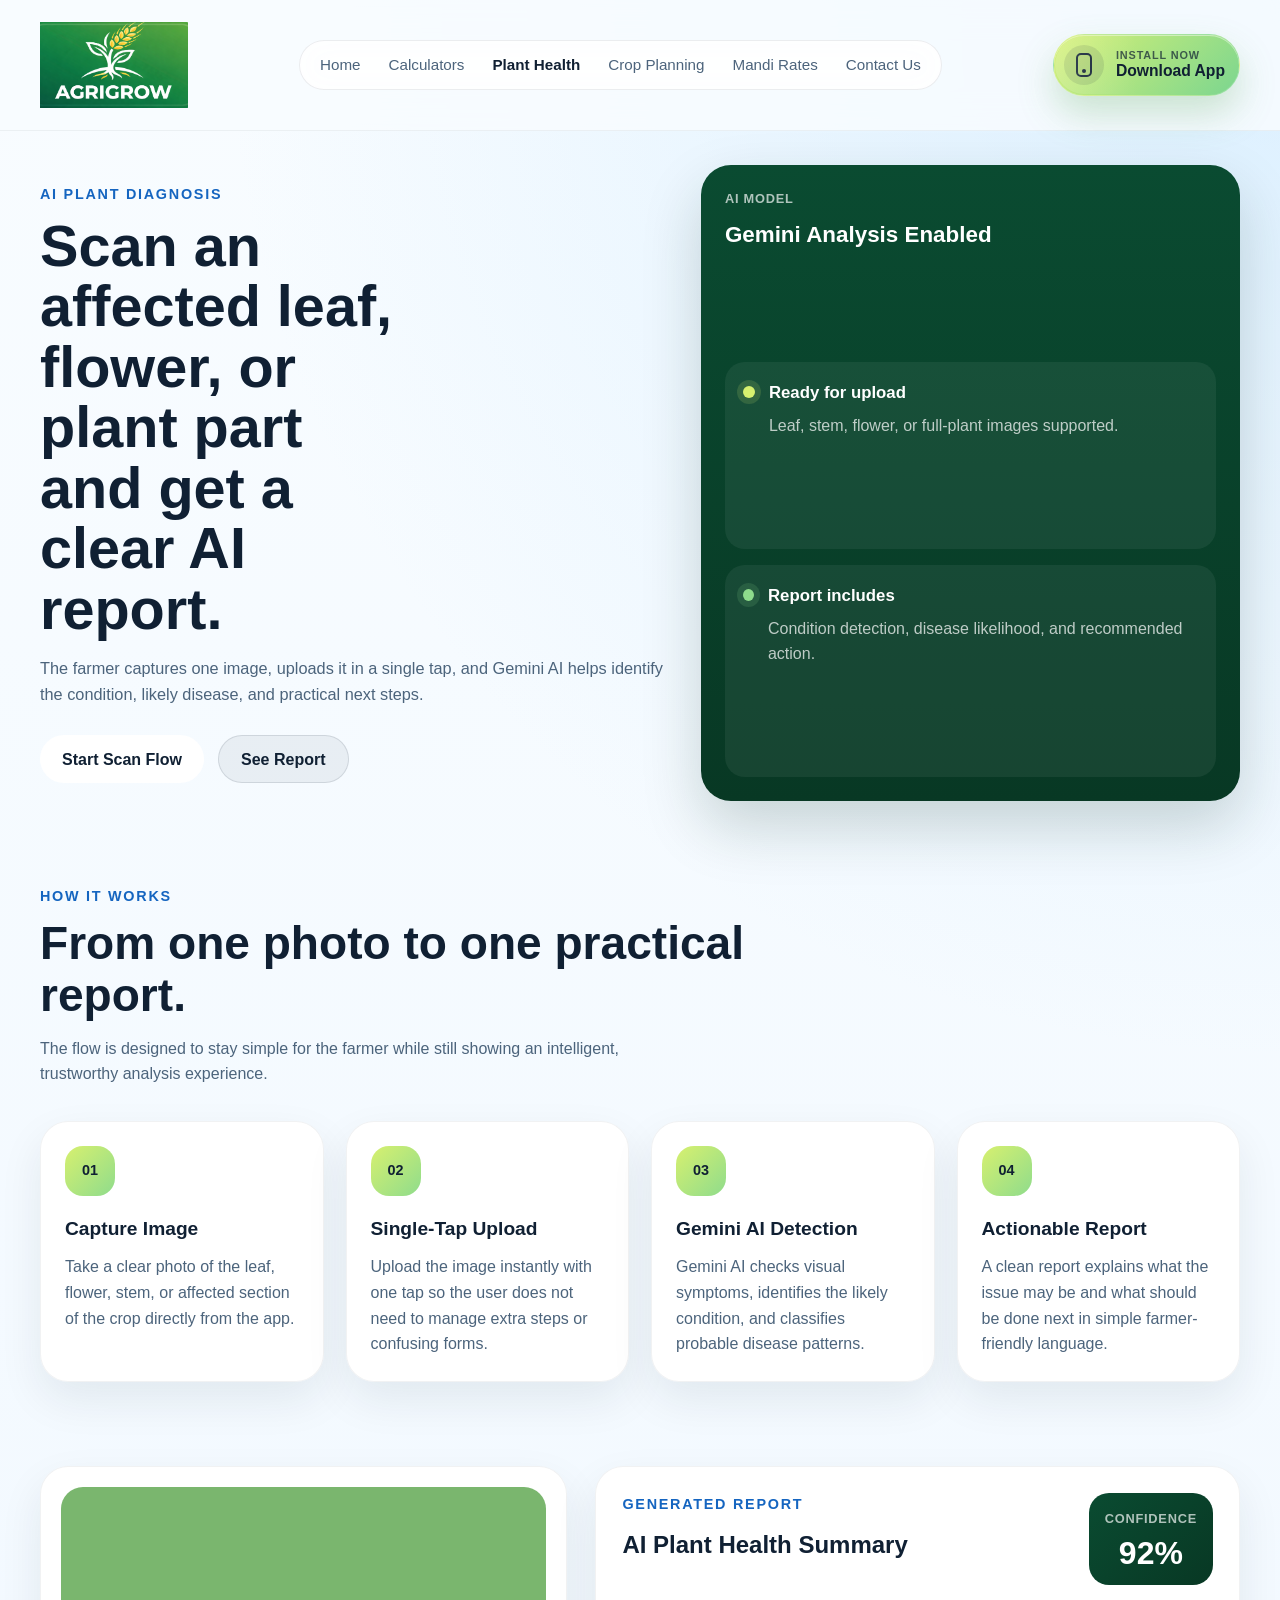
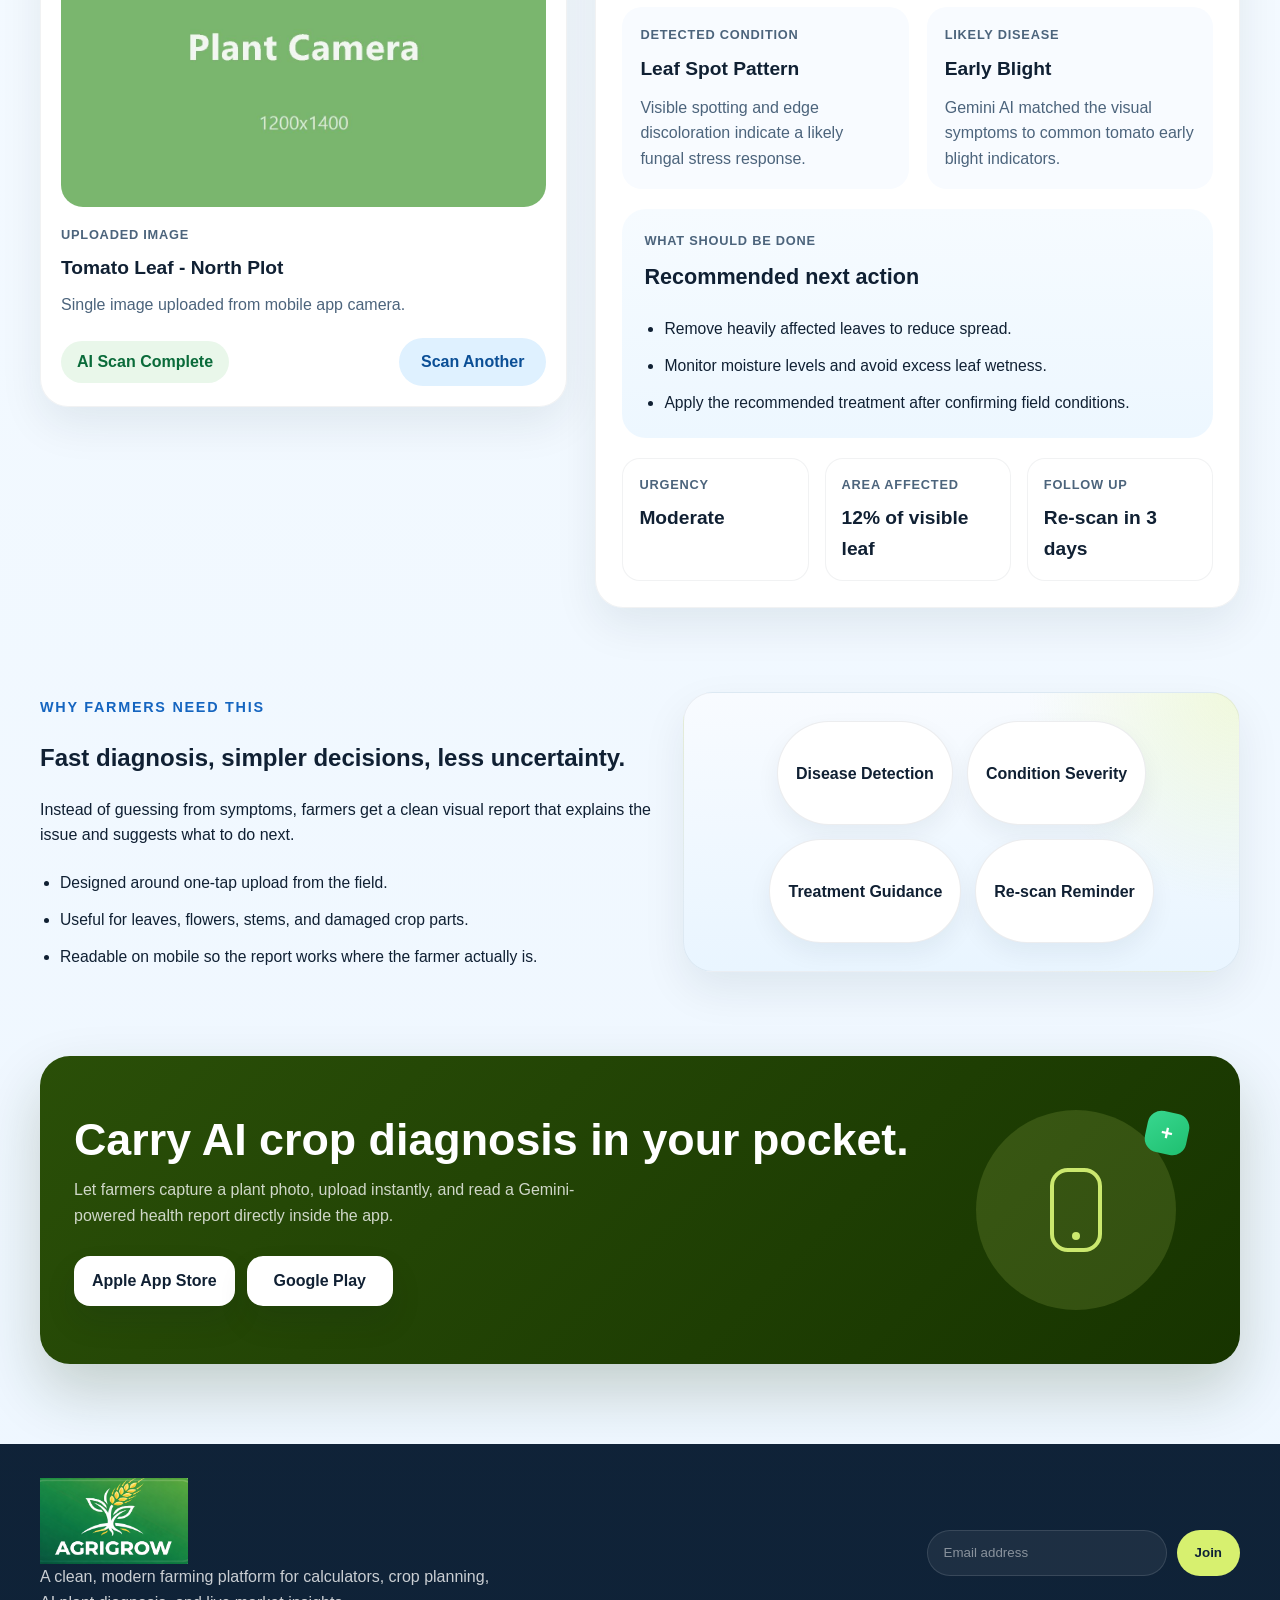
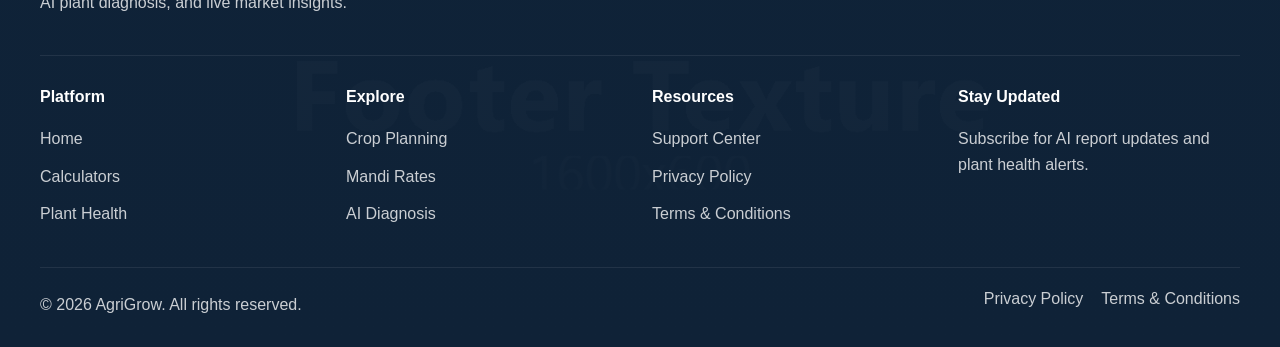
<file: website/plant-health.html>
<!DOCTYPE html>
<html lang="en">
<head>
  <meta charset="UTF-8">
  <meta name="viewport" content="width=device-width, initial-scale=1.0">
  <title>AgriGrow | Plant Health</title>
  <meta
    name="description"
    content="Upload a plant image, detect disease with Gemini AI, and view a clear plant health report with recommendations."
  >
  <link rel="stylesheet" href="assets/css/style.css">
</head>
<body class="page-light">
  <header class="site-header site-header-solid">
    <div class="container nav-wrap">
      <a class="brand" href="index.html" aria-label="AgriGrow home">
        <img src="assets/img/logo.png" alt="AgriGrow logo">
      </a>
      <div class="nav-center">
        <button class="menu-toggle menu-toggle-dark" type="button" aria-expanded="false" aria-controls="site-menu">
          <span></span>
          <span></span>
          <span></span>
          <span class="sr-only">Open menu</span>
        </button>

        <nav class="site-nav site-nav-light" id="site-menu" aria-label="Primary navigation">
          <a href="index.html">Home</a>
          <a href="calculators.html">Calculators</a>
          <a href="plant-health.html" aria-current="page">Plant Health</a>
          <a href="crop-planning.html">Crop Planning</a>
          <a href="mandi-rates.html">Mandi Rates</a>
          <a href="#contact">Contact Us</a>
        </nav>
      </div>

      <a class="download-app-cta" href="#health-app" aria-label="Download App">
        <span class="download-icon" aria-hidden="true">
          <span class="download-phone"></span>
        </span>
        <span class="download-copy">
          <small>Install now</small>
          <strong>Download App</strong>
        </span>
      </a>
    </div>
  </header>

  <main class="health-page">
    <section class="health-hero container">
      <div class="health-hero-copy">
        <p class="eyebrow">AI Plant Diagnosis</p>
        <h1>Scan an affected leaf, flower, or plant part and get a clear AI report.</h1>
        <p>
          The farmer captures one image, uploads it in a single tap, and Gemini AI helps identify the condition, likely disease, and practical next steps.
        </p>
        <div class="hero-actions">
          <a class="button button-primary" href="#scan-flow">Start Scan Flow</a>
          <a class="button button-secondary button-secondary-dark" href="#report-preview">See Report</a>
        </div>
      </div>

      <div class="health-status-panel">
        <div class="health-status-top">
          <small>AI Model</small>
          <strong>Gemini Analysis Enabled</strong>
        </div>
        <div class="health-status-card">
          <span class="status-dot"></span>
          <div>
            <h3>Ready for upload</h3>
            <p>Leaf, stem, flower, or full-plant images supported.</p>
          </div>
        </div>
        <div class="health-status-card">
          <span class="status-dot status-soft"></span>
          <div>
            <h3>Report includes</h3>
            <p>Condition detection, disease likelihood, and recommended action.</p>
          </div>
        </div>
      </div>
    </section>

    <section class="health-flow container" id="scan-flow">
      <div class="section-heading">
        <p class="eyebrow">How It Works</p>
        <h2>From one photo to one practical report.</h2>
        <p>
          The flow is designed to stay simple for the farmer while still showing an intelligent, trustworthy analysis experience.
        </p>
      </div>

      <div class="health-flow-grid">
        <article class="flow-card">
          <div class="flow-number">01</div>
          <h3>Capture Image</h3>
          <p>Take a clear photo of the leaf, flower, stem, or affected section of the crop directly from the app.</p>
        </article>
        <article class="flow-card">
          <div class="flow-number">02</div>
          <h3>Single-Tap Upload</h3>
          <p>Upload the image instantly with one tap so the user does not need to manage extra steps or confusing forms.</p>
        </article>
        <article class="flow-card">
          <div class="flow-number">03</div>
          <h3>Gemini AI Detection</h3>
          <p>Gemini AI checks visual symptoms, identifies the likely condition, and classifies probable disease patterns.</p>
        </article>
        <article class="flow-card">
          <div class="flow-number">04</div>
          <h3>Actionable Report</h3>
          <p>A clean report explains what the issue may be and what should be done next in simple farmer-friendly language.</p>
        </article>
      </div>
    </section>

    <section class="health-report-section container" id="report-preview">
      <div class="health-upload-card">
        <div class="upload-preview">
          <img src="assets/img/plantcamera.jpg" alt="Uploaded plant health scan preview">
        </div>
        <div class="upload-meta">
          <small>Uploaded Image</small>
          <strong>Tomato Leaf - North Plot</strong>
          <p>Single image uploaded from mobile app camera.</p>
        </div>
        <div class="upload-actions">
          <span class="upload-badge">AI Scan Complete</span>
          <a class="button button-tertiary" href="#health-app">Scan Another</a>
        </div>
      </div>

      <div class="health-report-card">
        <div class="report-head">
          <div>
            <p class="eyebrow">Generated Report</p>
            <h2>AI Plant Health Summary</h2>
          </div>
          <div class="report-score">
            <small>Confidence</small>
            <strong>92%</strong>
          </div>
        </div>

        <div class="report-grid">
          <article class="report-panel">
            <small>Detected Condition</small>
            <strong>Leaf Spot Pattern</strong>
            <p>Visible spotting and edge discoloration indicate a likely fungal stress response.</p>
          </article>
          <article class="report-panel">
            <small>Likely Disease</small>
            <strong>Early Blight</strong>
            <p>Gemini AI matched the visual symptoms to common tomato early blight indicators.</p>
          </article>
        </div>

        <div class="recommendation-card">
          <small>What should be done</small>
          <h3>Recommended next action</h3>
          <ul class="feature-points compact-points">
            <li>Remove heavily affected leaves to reduce spread.</li>
            <li>Monitor moisture levels and avoid excess leaf wetness.</li>
            <li>Apply the recommended treatment after confirming field conditions.</li>
          </ul>
        </div>

        <div class="report-footer-points">
          <div class="report-mini">
            <small>Urgency</small>
            <strong>Moderate</strong>
          </div>
          <div class="report-mini">
            <small>Area Affected</small>
            <strong>12% of visible leaf</strong>
          </div>
          <div class="report-mini">
            <small>Follow Up</small>
            <strong>Re-scan in 3 days</strong>
          </div>
        </div>
      </div>
    </section>

    <section class="health-features container">
      <div class="health-feature-copy">
        <p class="eyebrow">Why Farmers Need This</p>
        <h2>Fast diagnosis, simpler decisions, less uncertainty.</h2>
        <p>
          Instead of guessing from symptoms, farmers get a clean visual report that explains the issue and suggests what to do next.
        </p>
        <ul class="feature-points compact-points">
          <li>Designed around one-tap upload from the field.</li>
          <li>Useful for leaves, flowers, stems, and damaged crop parts.</li>
          <li>Readable on mobile so the report works where the farmer actually is.</li>
        </ul>
      </div>
      <div class="health-feature-panel">
        <div class="insight-chip">Disease Detection</div>
        <div class="insight-chip">Condition Severity</div>
        <div class="insight-chip">Treatment Guidance</div>
        <div class="insight-chip">Re-scan Reminder</div>
      </div>
    </section>

    <section class="planner-promo container" id="health-app">
      <div class="planner-promo-copy">
        <h2>Carry AI crop diagnosis in your pocket.</h2>
        <p>
          Let farmers capture a plant photo, upload instantly, and read a Gemini-powered health report directly inside the app.
        </p>
        <div class="store-links">
          <a class="store-badge" href="#contact">Apple App Store</a>
          <a class="store-badge" href="#contact">Google Play</a>
        </div>
      </div>
      <div class="planner-promo-graphic" aria-hidden="true">
        <div class="planner-promo-circle">
          <div class="planner-promo-phone"></div>
        </div>
        <div class="planner-promo-badge">+</div>
      </div>
    </section>
  </main>

  <footer class="site-footer" id="contact">
    <div class="container footer-top">
      <div class="footer-brand-block">
        <img class="footer-logo" src="assets/img/logo.png" alt="AgriGrow logo">
        <p>
          A clean, modern farming platform for calculators, crop planning, AI plant diagnosis, and live market insights.
        </p>
      </div>
      <form class="footer-form">
        <label class="sr-only" for="footer-email">Email address</label>
        <input id="footer-email" type="email" placeholder="Email address">
        <button type="submit">Join</button>
      </form>
    </div>

    <div class="container footer-grid">
      <div>
        <h3>Platform</h3>
        <a href="index.html">Home</a>
        <a href="calculators.html">Calculators</a>
        <a href="plant-health.html">Plant Health</a>
      </div>
      <div>
        <h3>Explore</h3>
        <a href="crop-planning.html">Crop Planning</a>
        <a href="mandi-rates.html">Mandi Rates</a>
        <a href="plant-health.html">AI Diagnosis</a>
      </div>
      <div>
        <h3>Resources</h3>
        <a href="#contact">Support Center</a>
        <a href="privacy-policy.html">Privacy Policy</a>
        <a href="terms-conditions.html">Terms &amp; Conditions</a>
      </div>
      <div>
        <h3>Stay Updated</h3>
        <p>Subscribe for AI report updates and plant health alerts.</p>
      </div>
    </div>

    <div class="container footer-bottom">
      <p>&copy; 2026 AgriGrow. All rights reserved.</p>
      <div class="footer-bottom-links">
        <a href="privacy-policy.html">Privacy Policy</a>
        <a href="terms-conditions.html">Terms &amp; Conditions</a>
      </div>
    </div>
  </footer>

  <script src="assets/js/main.js"></script>
</body>
</html>
</file>
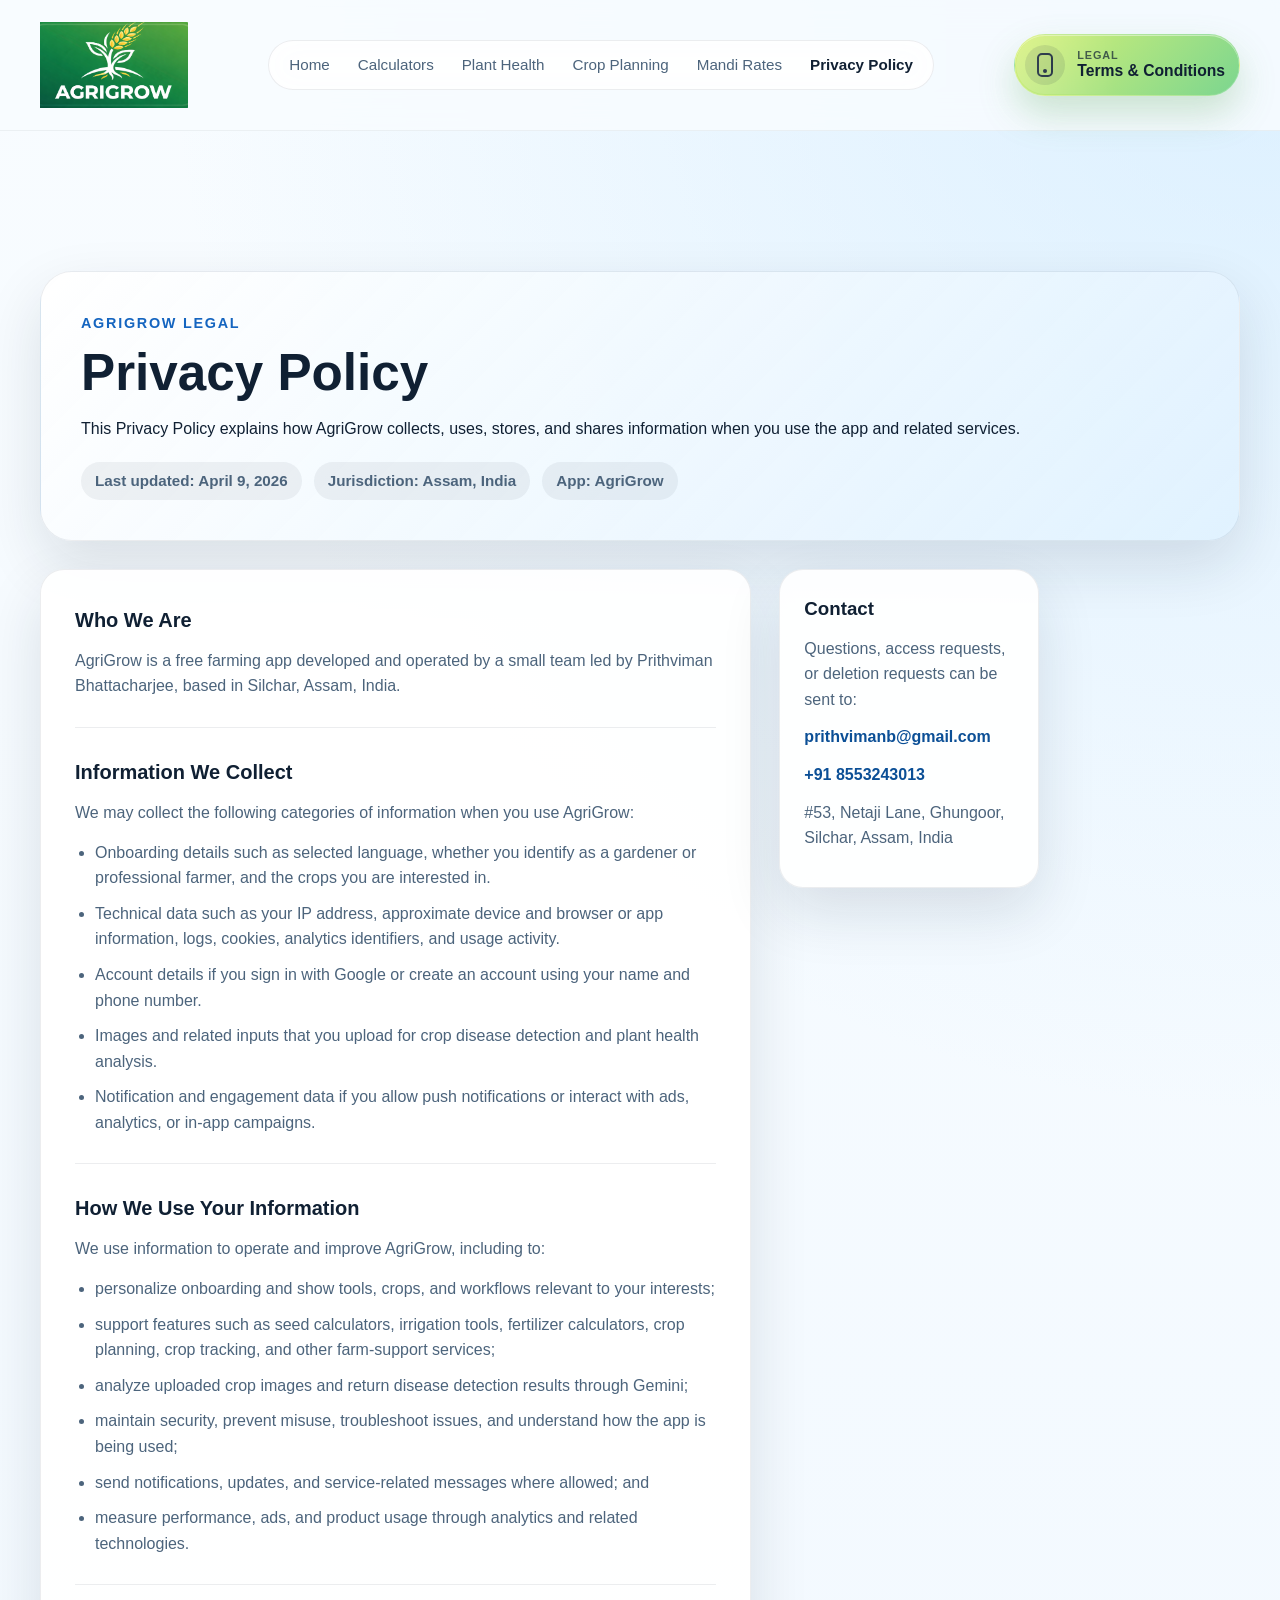
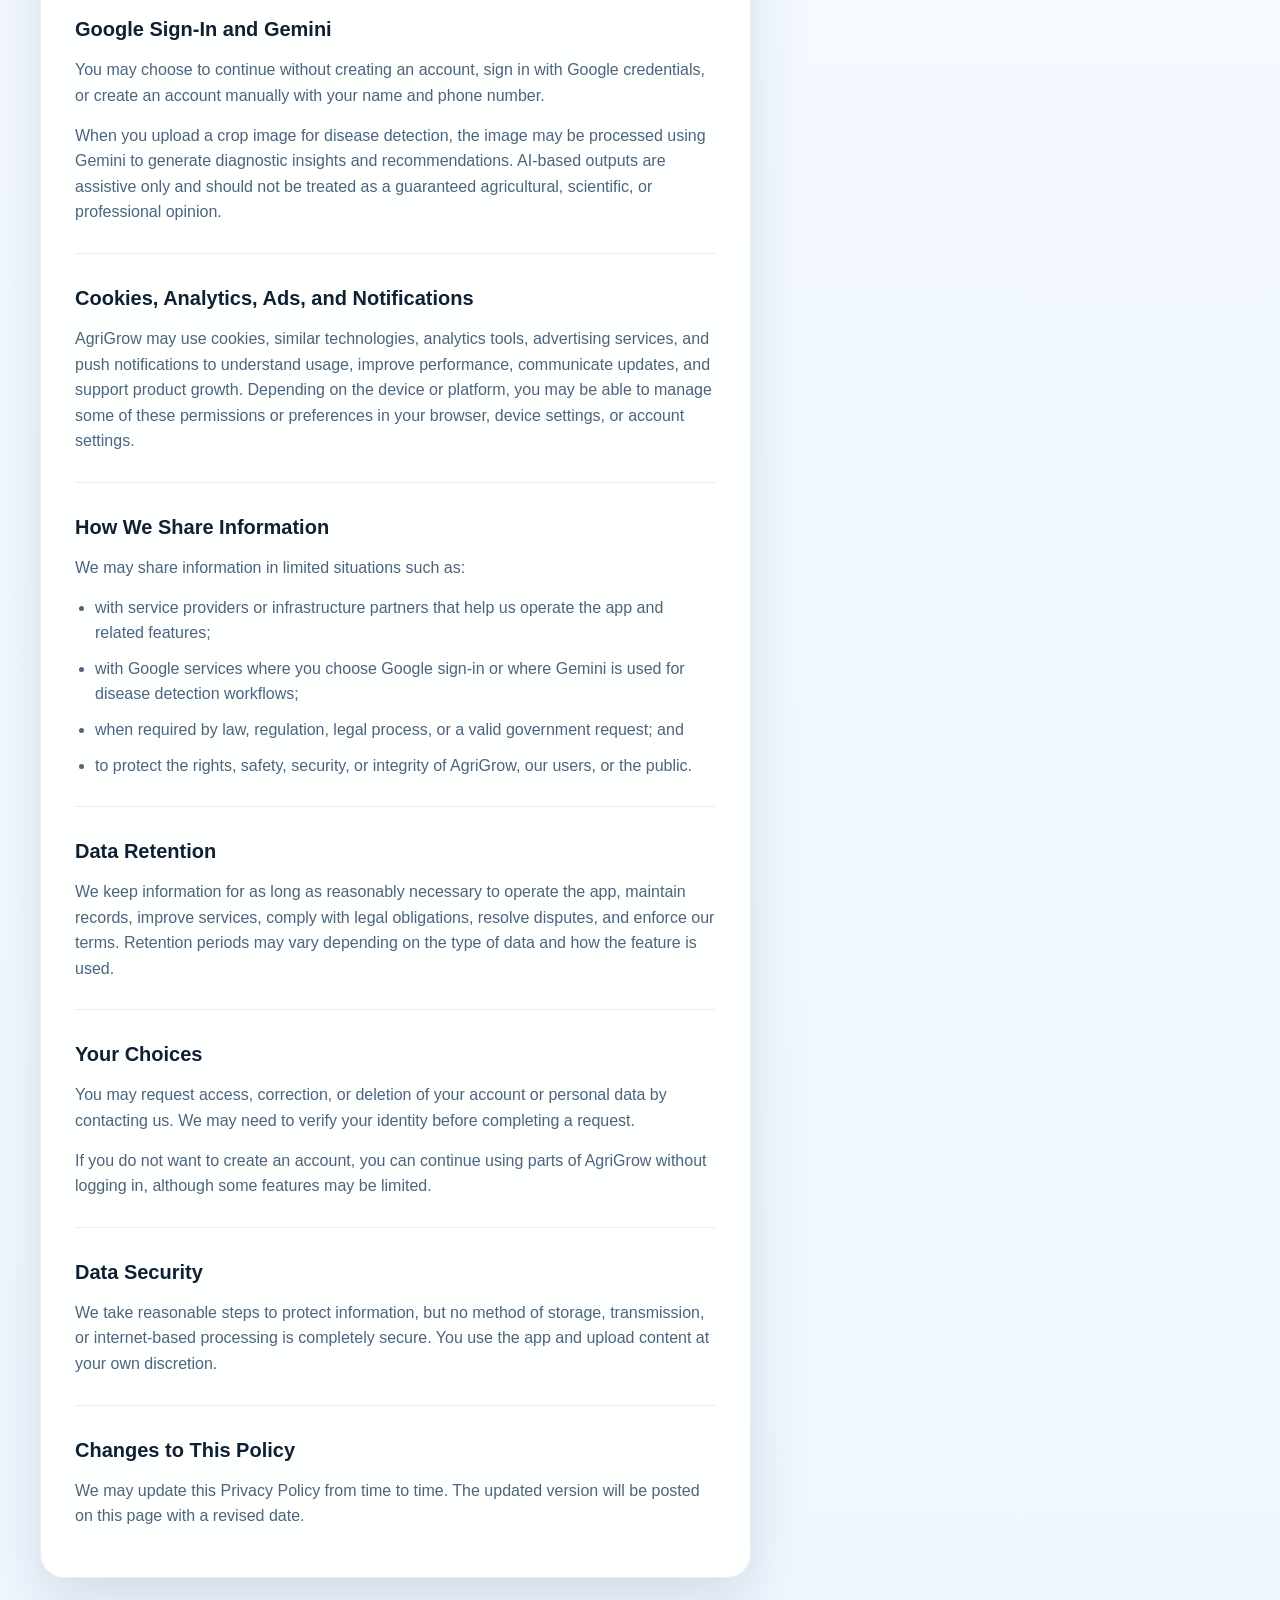
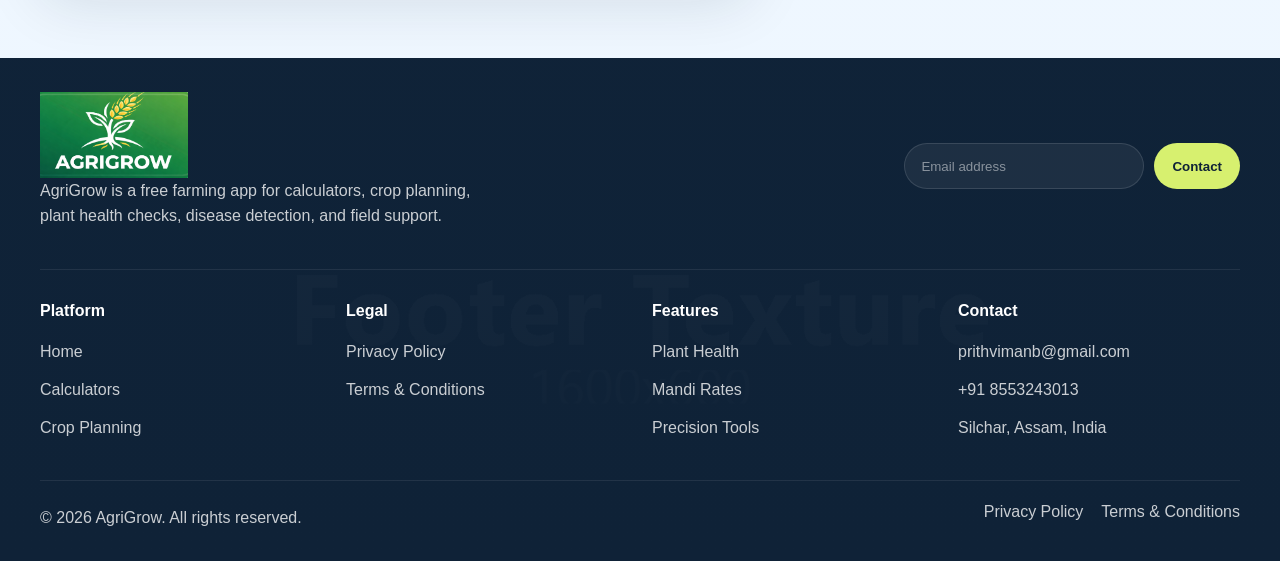
<file: website/privacy-policy.html>
<!DOCTYPE html>
<html lang="en">
<head>
  <meta charset="UTF-8">
  <meta name="viewport" content="width=device-width, initial-scale=1.0">
  <title>AgriGrow | Privacy Policy</title>
  <meta
    name="description"
    content="Read the AgriGrow Privacy Policy to understand what data we collect, how we use it, and how to contact us about your information."
  >
  <link rel="stylesheet" href="assets/css/style.css">
</head>
<body class="page-light">
  <header class="site-header site-header-solid">
    <div class="container nav-wrap">
      <a class="brand" href="index.html" aria-label="AgriGrow home">
        <img src="assets/img/logo.png" alt="AgriGrow logo">
      </a>
      <div class="nav-center">
        <button class="menu-toggle menu-toggle-dark" type="button" aria-expanded="false" aria-controls="site-menu">
          <span></span>
          <span></span>
          <span></span>
          <span class="sr-only">Open menu</span>
        </button>

        <nav class="site-nav site-nav-light" id="site-menu" aria-label="Primary navigation">
          <a href="index.html">Home</a>
          <a href="calculators.html">Calculators</a>
          <a href="plant-health.html">Plant Health</a>
          <a href="crop-planning.html">Crop Planning</a>
          <a href="mandi-rates.html">Mandi Rates</a>
          <a href="privacy-policy.html" aria-current="page">Privacy Policy</a>
        </nav>
      </div>

      <a class="download-app-cta" href="terms-conditions.html" aria-label="View terms and conditions">
        <span class="download-icon" aria-hidden="true">
          <span class="download-phone"></span>
        </span>
        <span class="download-copy">
          <small>Legal</small>
          <strong>Terms &amp; Conditions</strong>
        </span>
      </a>
    </div>
  </header>

  <main class="legal-page">
    <div class="container legal-shell">
      <section class="legal-hero">
        <p class="eyebrow">AgriGrow Legal</p>
        <h1>Privacy Policy</h1>
        <p>
          This Privacy Policy explains how AgriGrow collects, uses, stores, and shares information when you use the app and related services.
        </p>
        <div class="legal-meta">
          <span>Last updated: April 9, 2026</span>
          <span>Jurisdiction: Assam, India</span>
          <span>App: AgriGrow</span>
        </div>
      </section>

      <section class="legal-layout">
        <article class="legal-card">
          <section>
            <h2>Who We Are</h2>
            <p>
              AgriGrow is a free farming app developed and operated by a small team led by Prithviman Bhattacharjee, based in Silchar, Assam, India.
            </p>
          </section>

          <section>
            <h2>Information We Collect</h2>
            <p>We may collect the following categories of information when you use AgriGrow:</p>
            <ul>
              <li>Onboarding details such as selected language, whether you identify as a gardener or professional farmer, and the crops you are interested in.</li>
              <li>Technical data such as your IP address, approximate device and browser or app information, logs, cookies, analytics identifiers, and usage activity.</li>
              <li>Account details if you sign in with Google or create an account using your name and phone number.</li>
              <li>Images and related inputs that you upload for crop disease detection and plant health analysis.</li>
              <li>Notification and engagement data if you allow push notifications or interact with ads, analytics, or in-app campaigns.</li>
            </ul>
          </section>

          <section>
            <h2>How We Use Your Information</h2>
            <p>We use information to operate and improve AgriGrow, including to:</p>
            <ul>
              <li>personalize onboarding and show tools, crops, and workflows relevant to your interests;</li>
              <li>support features such as seed calculators, irrigation tools, fertilizer calculators, crop planning, crop tracking, and other farm-support services;</li>
              <li>analyze uploaded crop images and return disease detection results through Gemini;</li>
              <li>maintain security, prevent misuse, troubleshoot issues, and understand how the app is being used;</li>
              <li>send notifications, updates, and service-related messages where allowed; and</li>
              <li>measure performance, ads, and product usage through analytics and related technologies.</li>
            </ul>
          </section>

          <section>
            <h2>Google Sign-In and Gemini</h2>
            <p>
              You may choose to continue without creating an account, sign in with Google credentials, or create an account manually with your name and phone number.
            </p>
            <p>
              When you upload a crop image for disease detection, the image may be processed using Gemini to generate diagnostic insights and recommendations. AI-based outputs are assistive only and should not be treated as a guaranteed agricultural, scientific, or professional opinion.
            </p>
          </section>

          <section>
            <h2>Cookies, Analytics, Ads, and Notifications</h2>
            <p>
              AgriGrow may use cookies, similar technologies, analytics tools, advertising services, and push notifications to understand usage, improve performance, communicate updates, and support product growth. Depending on the device or platform, you may be able to manage some of these permissions or preferences in your browser, device settings, or account settings.
            </p>
          </section>

          <section>
            <h2>How We Share Information</h2>
            <p>We may share information in limited situations such as:</p>
            <ul>
              <li>with service providers or infrastructure partners that help us operate the app and related features;</li>
              <li>with Google services where you choose Google sign-in or where Gemini is used for disease detection workflows;</li>
              <li>when required by law, regulation, legal process, or a valid government request; and</li>
              <li>to protect the rights, safety, security, or integrity of AgriGrow, our users, or the public.</li>
            </ul>
          </section>

          <section>
            <h2>Data Retention</h2>
            <p>
              We keep information for as long as reasonably necessary to operate the app, maintain records, improve services, comply with legal obligations, resolve disputes, and enforce our terms. Retention periods may vary depending on the type of data and how the feature is used.
            </p>
          </section>

          <section>
            <h2>Your Choices</h2>
            <p>
              You may request access, correction, or deletion of your account or personal data by contacting us. We may need to verify your identity before completing a request.
            </p>
            <p>
              If you do not want to create an account, you can continue using parts of AgriGrow without logging in, although some features may be limited.
            </p>
          </section>

          <section>
            <h2>Data Security</h2>
            <p>
              We take reasonable steps to protect information, but no method of storage, transmission, or internet-based processing is completely secure. You use the app and upload content at your own discretion.
            </p>
          </section>

          <section>
            <h2>Changes to This Policy</h2>
            <p>
              We may update this Privacy Policy from time to time. The updated version will be posted on this page with a revised date.
            </p>
          </section>
        </article>

        <aside class="legal-aside">
          <h3>Contact</h3>
          <p>Questions, access requests, or deletion requests can be sent to:</p>
          <p><a href="mailto:prithvimanb@gmail.com">prithvimanb@gmail.com</a></p>
          <p><a href="tel:+918553243013">+91 8553243013</a></p>
          <p>#53, Netaji Lane, Ghungoor, Silchar, Assam, India</p>
        </aside>
      </section>
    </div>
  </main>

  <footer class="site-footer">
    <div class="container footer-top">
      <div class="footer-brand-block">
        <img class="footer-logo" src="assets/img/logo.png" alt="AgriGrow logo">
        <p>
          AgriGrow is a free farming app for calculators, crop planning, plant health checks, disease detection, and field support.
        </p>
      </div>
      <form class="footer-form">
        <label class="sr-only" for="footer-email">Email address</label>
        <input id="footer-email" type="email" placeholder="Email address">
        <button type="submit">Contact</button>
      </form>
    </div>

    <div class="container footer-grid">
      <div>
        <h3>Platform</h3>
        <a href="index.html">Home</a>
        <a href="calculators.html">Calculators</a>
        <a href="crop-planning.html">Crop Planning</a>
      </div>
      <div>
        <h3>Legal</h3>
        <a href="privacy-policy.html">Privacy Policy</a>
        <a href="terms-conditions.html">Terms &amp; Conditions</a>
      </div>
      <div>
        <h3>Features</h3>
        <a href="plant-health.html">Plant Health</a>
        <a href="mandi-rates.html">Mandi Rates</a>
        <a href="index.html#services">Precision Tools</a>
      </div>
      <div>
        <h3>Contact</h3>
        <p>prithvimanb@gmail.com</p>
        <p>+91 8553243013</p>
        <p>Silchar, Assam, India</p>
      </div>
    </div>

    <div class="container footer-bottom">
      <p>&copy; 2026 AgriGrow. All rights reserved.</p>
      <div class="footer-bottom-links">
        <a href="privacy-policy.html">Privacy Policy</a>
        <a href="terms-conditions.html">Terms &amp; Conditions</a>
      </div>
    </div>
  </footer>

  <script src="assets/js/main.js"></script>
</body>
</html>
</file>
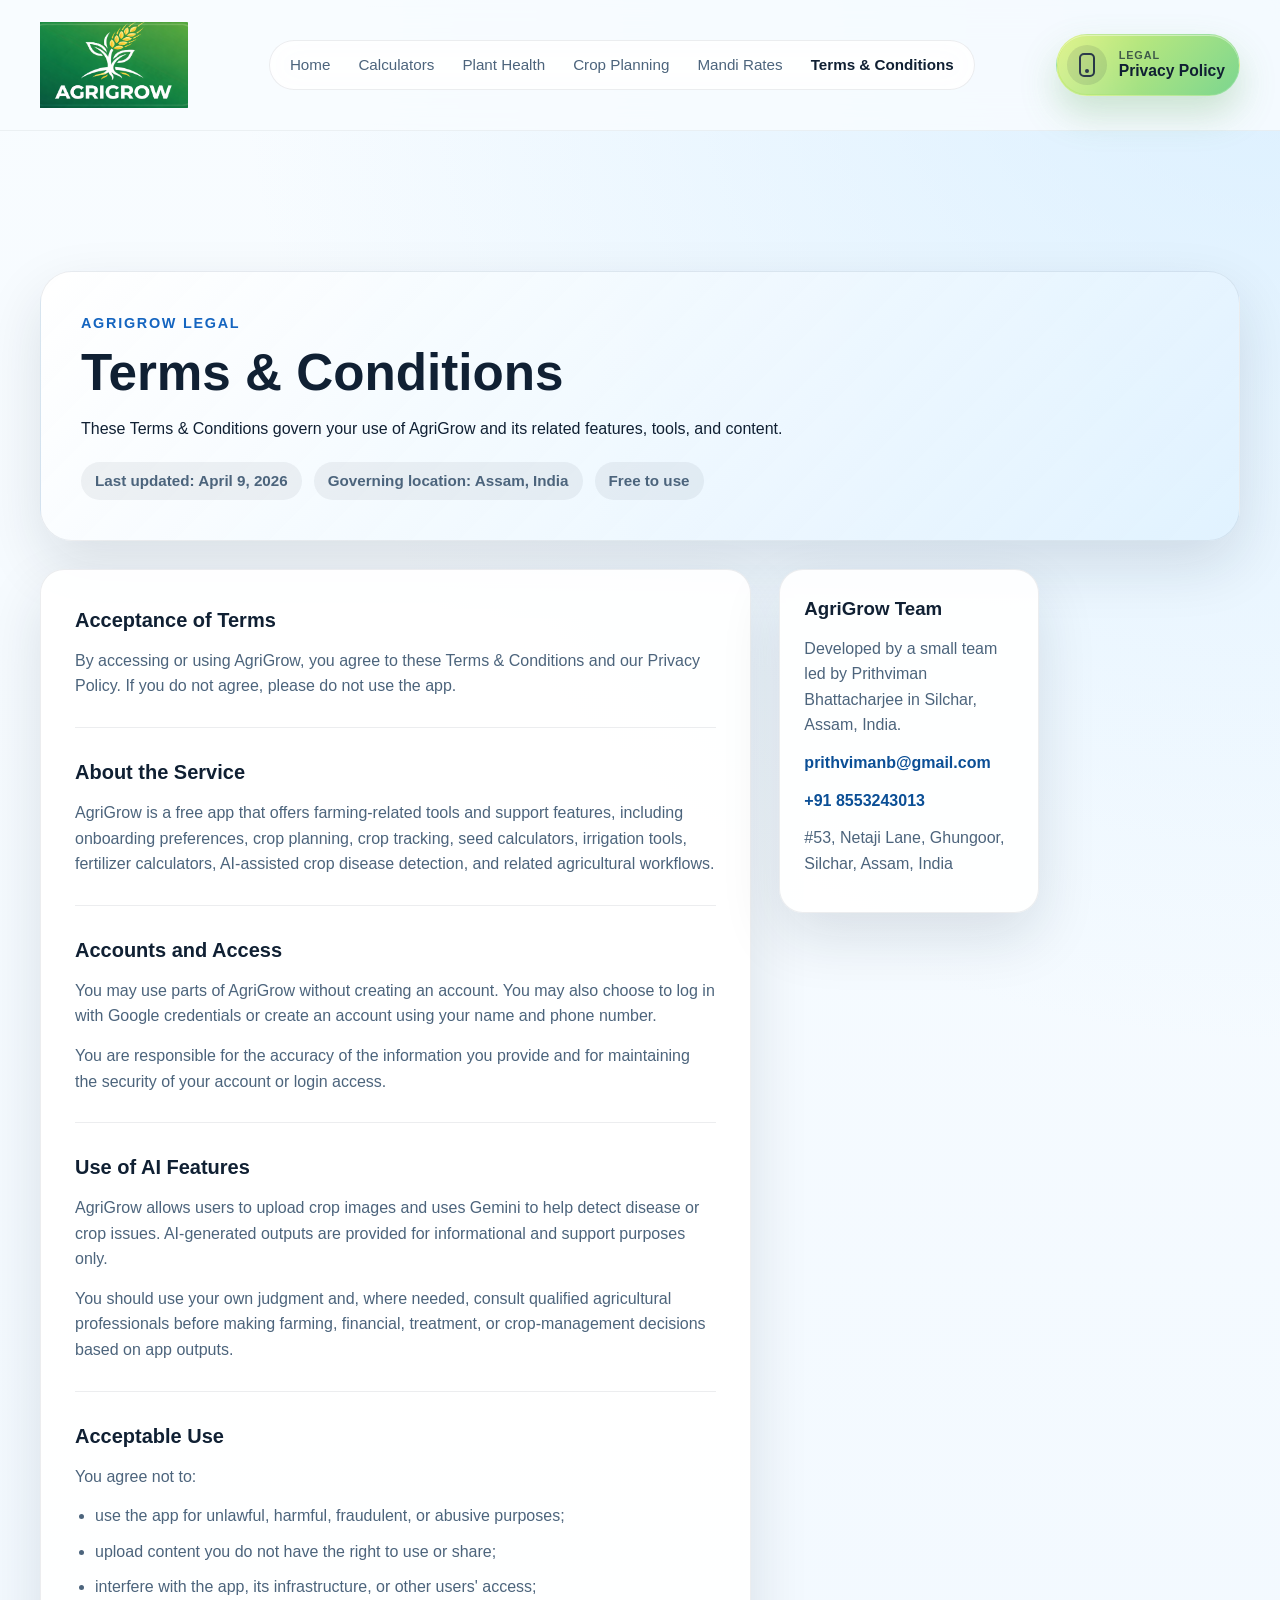
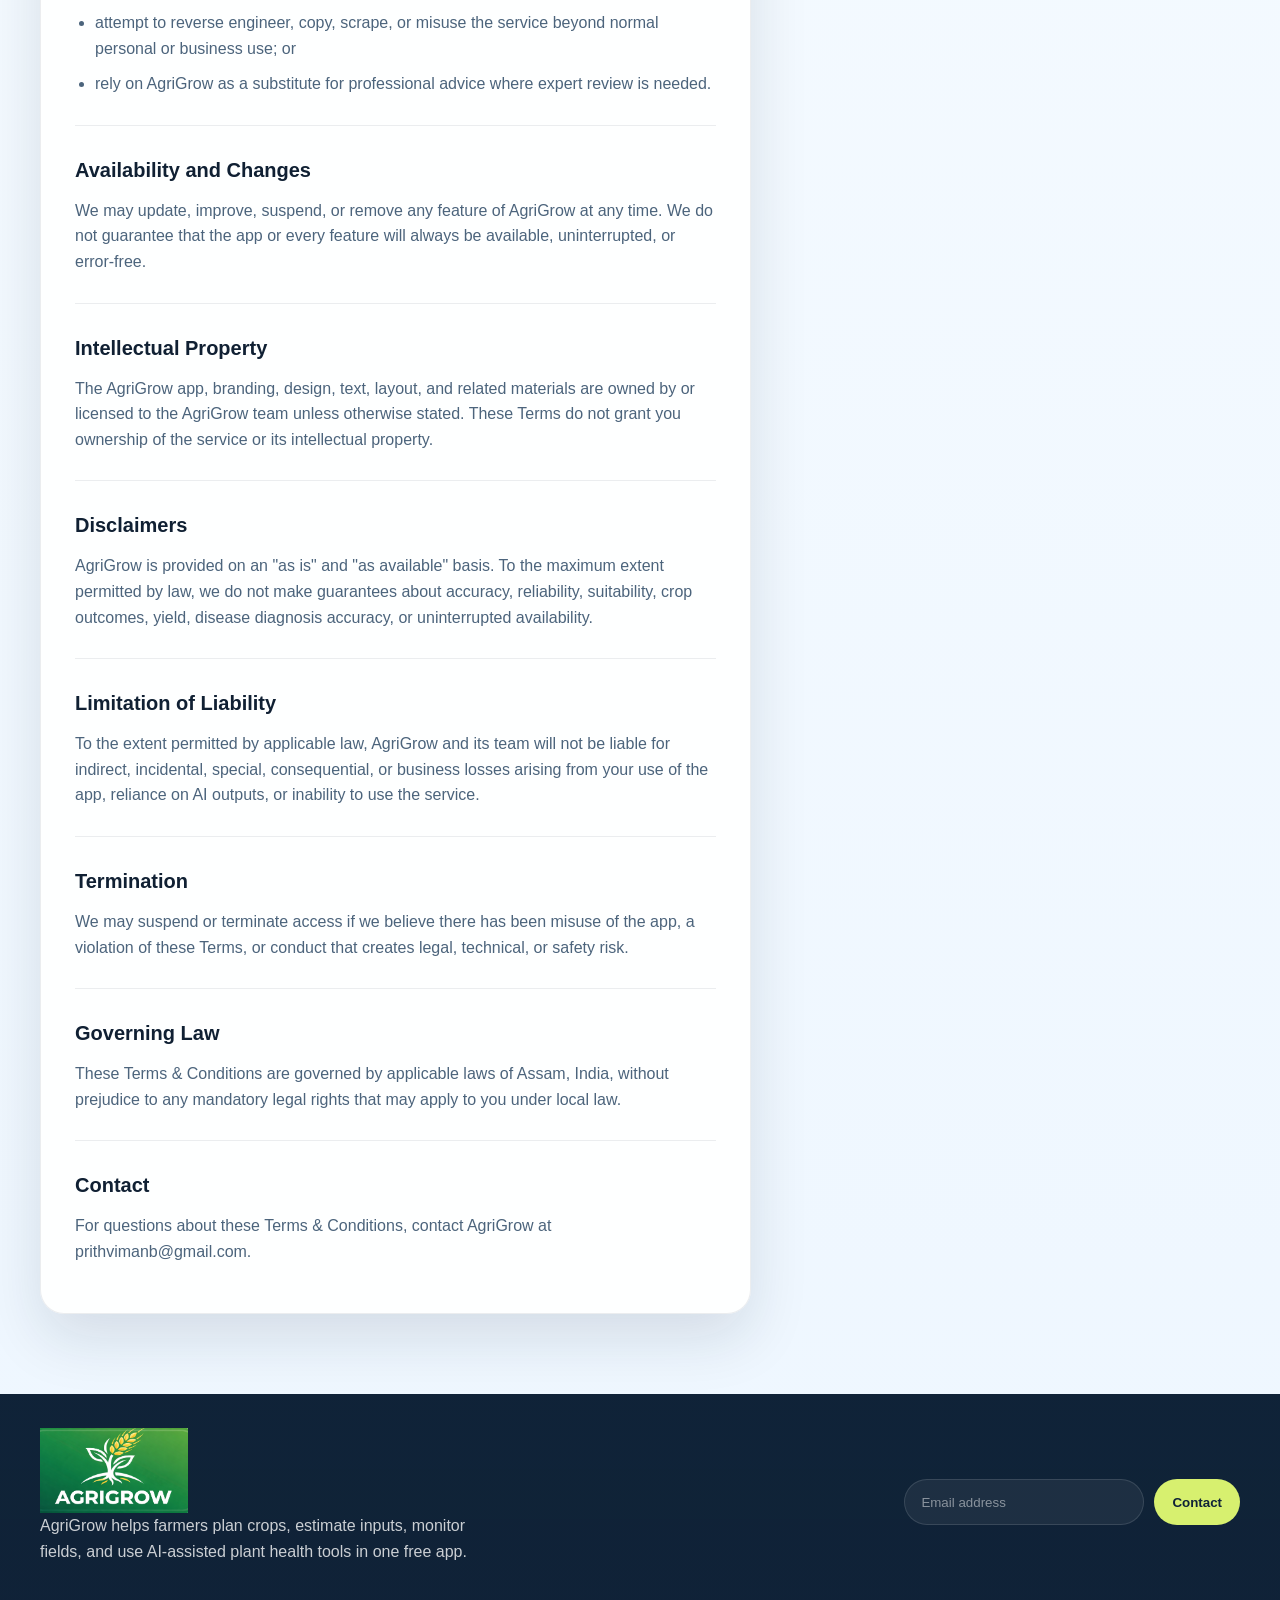
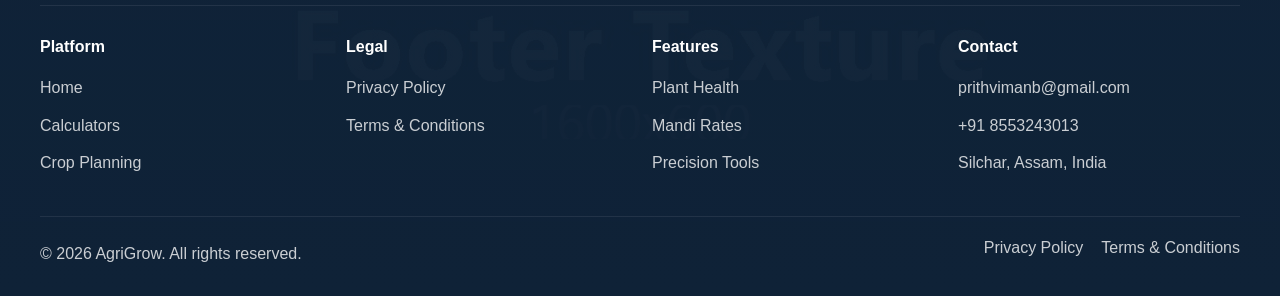
<file: website/terms-conditions.html>
<!DOCTYPE html>
<html lang="en">
<head>
  <meta charset="UTF-8">
  <meta name="viewport" content="width=device-width, initial-scale=1.0">
  <title>AgriGrow | Terms &amp; Conditions</title>
  <meta
    name="description"
    content="Read the AgriGrow Terms & Conditions for using the app, account access, AI tools, and general legal terms."
  >
  <link rel="stylesheet" href="assets/css/style.css">
</head>
<body class="page-light">
  <header class="site-header site-header-solid">
    <div class="container nav-wrap">
      <a class="brand" href="index.html" aria-label="AgriGrow home">
        <img src="assets/img/logo.png" alt="AgriGrow logo">
      </a>
      <div class="nav-center">
        <button class="menu-toggle menu-toggle-dark" type="button" aria-expanded="false" aria-controls="site-menu">
          <span></span>
          <span></span>
          <span></span>
          <span class="sr-only">Open menu</span>
        </button>

        <nav class="site-nav site-nav-light" id="site-menu" aria-label="Primary navigation">
          <a href="index.html">Home</a>
          <a href="calculators.html">Calculators</a>
          <a href="plant-health.html">Plant Health</a>
          <a href="crop-planning.html">Crop Planning</a>
          <a href="mandi-rates.html">Mandi Rates</a>
          <a href="terms-conditions.html" aria-current="page">Terms &amp; Conditions</a>
        </nav>
      </div>

      <a class="download-app-cta" href="privacy-policy.html" aria-label="View privacy policy">
        <span class="download-icon" aria-hidden="true">
          <span class="download-phone"></span>
        </span>
        <span class="download-copy">
          <small>Legal</small>
          <strong>Privacy Policy</strong>
        </span>
      </a>
    </div>
  </header>

  <main class="legal-page">
    <div class="container legal-shell">
      <section class="legal-hero">
        <p class="eyebrow">AgriGrow Legal</p>
        <h1>Terms &amp; Conditions</h1>
        <p>
          These Terms &amp; Conditions govern your use of AgriGrow and its related features, tools, and content.
        </p>
        <div class="legal-meta">
          <span>Last updated: April 9, 2026</span>
          <span>Governing location: Assam, India</span>
          <span>Free to use</span>
        </div>
      </section>

      <section class="legal-layout">
        <article class="legal-card">
          <section>
            <h2>Acceptance of Terms</h2>
            <p>
              By accessing or using AgriGrow, you agree to these Terms &amp; Conditions and our Privacy Policy. If you do not agree, please do not use the app.
            </p>
          </section>

          <section>
            <h2>About the Service</h2>
            <p>
              AgriGrow is a free app that offers farming-related tools and support features, including onboarding preferences, crop planning, crop tracking, seed calculators, irrigation tools, fertilizer calculators, AI-assisted crop disease detection, and related agricultural workflows.
            </p>
          </section>

          <section>
            <h2>Accounts and Access</h2>
            <p>
              You may use parts of AgriGrow without creating an account. You may also choose to log in with Google credentials or create an account using your name and phone number.
            </p>
            <p>
              You are responsible for the accuracy of the information you provide and for maintaining the security of your account or login access.
            </p>
          </section>

          <section>
            <h2>Use of AI Features</h2>
            <p>
              AgriGrow allows users to upload crop images and uses Gemini to help detect disease or crop issues. AI-generated outputs are provided for informational and support purposes only.
            </p>
            <p>
              You should use your own judgment and, where needed, consult qualified agricultural professionals before making farming, financial, treatment, or crop-management decisions based on app outputs.
            </p>
          </section>

          <section>
            <h2>Acceptable Use</h2>
            <p>You agree not to:</p>
            <ul>
              <li>use the app for unlawful, harmful, fraudulent, or abusive purposes;</li>
              <li>upload content you do not have the right to use or share;</li>
              <li>interfere with the app, its infrastructure, or other users' access;</li>
              <li>attempt to reverse engineer, copy, scrape, or misuse the service beyond normal personal or business use; or</li>
              <li>rely on AgriGrow as a substitute for professional advice where expert review is needed.</li>
            </ul>
          </section>

          <section>
            <h2>Availability and Changes</h2>
            <p>
              We may update, improve, suspend, or remove any feature of AgriGrow at any time. We do not guarantee that the app or every feature will always be available, uninterrupted, or error-free.
            </p>
          </section>

          <section>
            <h2>Intellectual Property</h2>
            <p>
              The AgriGrow app, branding, design, text, layout, and related materials are owned by or licensed to the AgriGrow team unless otherwise stated. These Terms do not grant you ownership of the service or its intellectual property.
            </p>
          </section>

          <section>
            <h2>Disclaimers</h2>
            <p>
              AgriGrow is provided on an "as is" and "as available" basis. To the maximum extent permitted by law, we do not make guarantees about accuracy, reliability, suitability, crop outcomes, yield, disease diagnosis accuracy, or uninterrupted availability.
            </p>
          </section>

          <section>
            <h2>Limitation of Liability</h2>
            <p>
              To the extent permitted by applicable law, AgriGrow and its team will not be liable for indirect, incidental, special, consequential, or business losses arising from your use of the app, reliance on AI outputs, or inability to use the service.
            </p>
          </section>

          <section>
            <h2>Termination</h2>
            <p>
              We may suspend or terminate access if we believe there has been misuse of the app, a violation of these Terms, or conduct that creates legal, technical, or safety risk.
            </p>
          </section>

          <section>
            <h2>Governing Law</h2>
            <p>
              These Terms &amp; Conditions are governed by applicable laws of Assam, India, without prejudice to any mandatory legal rights that may apply to you under local law.
            </p>
          </section>

          <section>
            <h2>Contact</h2>
            <p>
              For questions about these Terms &amp; Conditions, contact AgriGrow at <a href="mailto:prithvimanb@gmail.com">prithvimanb@gmail.com</a>.
            </p>
          </section>
        </article>

        <aside class="legal-aside">
          <h3>AgriGrow Team</h3>
          <p>Developed by a small team led by Prithviman Bhattacharjee in Silchar, Assam, India.</p>
          <p><a href="mailto:prithvimanb@gmail.com">prithvimanb@gmail.com</a></p>
          <p><a href="tel:+918553243013">+91 8553243013</a></p>
          <p>#53, Netaji Lane, Ghungoor, Silchar, Assam, India</p>
        </aside>
      </section>
    </div>
  </main>

  <footer class="site-footer">
    <div class="container footer-top">
      <div class="footer-brand-block">
        <img class="footer-logo" src="assets/img/logo.png" alt="AgriGrow logo">
        <p>
          AgriGrow helps farmers plan crops, estimate inputs, monitor fields, and use AI-assisted plant health tools in one free app.
        </p>
      </div>
      <form class="footer-form">
        <label class="sr-only" for="footer-email">Email address</label>
        <input id="footer-email" type="email" placeholder="Email address">
        <button type="submit">Contact</button>
      </form>
    </div>

    <div class="container footer-grid">
      <div>
        <h3>Platform</h3>
        <a href="index.html">Home</a>
        <a href="calculators.html">Calculators</a>
        <a href="crop-planning.html">Crop Planning</a>
      </div>
      <div>
        <h3>Legal</h3>
        <a href="privacy-policy.html">Privacy Policy</a>
        <a href="terms-conditions.html">Terms &amp; Conditions</a>
      </div>
      <div>
        <h3>Features</h3>
        <a href="plant-health.html">Plant Health</a>
        <a href="mandi-rates.html">Mandi Rates</a>
        <a href="index.html#services">Precision Tools</a>
      </div>
      <div>
        <h3>Contact</h3>
        <p>prithvimanb@gmail.com</p>
        <p>+91 8553243013</p>
        <p>Silchar, Assam, India</p>
      </div>
    </div>

    <div class="container footer-bottom">
      <p>&copy; 2026 AgriGrow. All rights reserved.</p>
      <div class="footer-bottom-links">
        <a href="privacy-policy.html">Privacy Policy</a>
        <a href="terms-conditions.html">Terms &amp; Conditions</a>
      </div>
    </div>
  </footer>

  <script src="assets/js/main.js"></script>
</body>
</html>
</file>
<file: website/assets/css/style.css>
:root {
  --bg: #eaf5ff;
  --surface: rgba(255, 255, 255, 0.82);
  --surface-strong: #ffffff;
  --text: #102033;
  --muted: #4c647c;
  --line: rgba(16, 32, 51, 0.1);
  --primary: #1565c0;
  --primary-dark: #0b4f96;
  --accent: #dff1ff;
  --footer: #0f2237;
  --shadow: 0 24px 60px rgba(16, 32, 51, 0.12);
  --radius-xl: 32px;
  --radius-lg: 24px;
  --radius-md: 18px;
  --container: 1200px;
}

*,
*::before,
*::after {
  box-sizing: border-box;
}

html {
  scroll-behavior: smooth;
}

body {
  margin: 0;
  font-family: Poppins, "Segoe UI", sans-serif;
  color: var(--text);
  background:
    radial-gradient(circle at top left, rgba(140, 199, 255, 0.35), transparent 32%),
    linear-gradient(180deg, #f5fbff 0%, var(--bg) 100%);
  line-height: 1.6;
}

body.page-light {
  background:
    radial-gradient(circle at top right, rgba(185, 225, 255, 0.45), transparent 28%),
    linear-gradient(180deg, #f8fcff 0%, #edf6ff 100%);
}

img {
  display: block;
  max-width: 100%;
}

a {
  color: inherit;
  text-decoration: none;
}

iframe {
  border: 0;
}

.container {
  width: min(calc(100% - 40px), var(--container));
  margin: 0 auto;
}

.sr-only {
  position: absolute;
  width: 1px;
  height: 1px;
  padding: 0;
  margin: -1px;
  overflow: hidden;
  clip: rect(0, 0, 0, 0);
  white-space: nowrap;
  border: 0;
}

.site-header {
  position: absolute;
  inset: 0 0 auto 0;
  z-index: 20;
}

.site-header-solid {
  position: sticky;
  background: rgba(248, 252, 255, 0.84);
  backdrop-filter: blur(16px);
  border-bottom: 1px solid rgba(16, 32, 51, 0.06);
}

.nav-wrap {
  position: relative;
  display: grid;
  grid-template-columns: auto 1fr auto;
  align-items: center;
  gap: 24px;
  padding: 22px 0;
}

.brand img,
.footer-logo {
  width: 148px;
  height: auto;
}

.nav-center {
  display: flex;
  justify-content: center;
}

.site-nav {
  display: flex;
  align-items: center;
  gap: 28px;
  padding: 12px 20px;
  border: 1px solid rgba(255, 255, 255, 0.18);
  border-radius: 999px;
  background: rgba(8, 22, 37, 0.18);
  backdrop-filter: blur(16px);
}

.site-nav a {
  color: #fff;
  font-size: 0.95rem;
  font-weight: 500;
}

.site-nav-light {
  border-color: rgba(16, 32, 51, 0.08);
  background: rgba(255, 255, 255, 0.82);
}

.site-nav-light a {
  color: var(--muted);
}

.site-nav-light a[aria-current="page"] {
  color: var(--text);
  font-weight: 700;
}

.download-app-cta {
  position: relative;
  display: inline-flex;
  align-items: center;
  gap: 12px;
  padding: 10px 14px 10px 10px;
  border: 1px solid rgba(255, 255, 255, 0.18);
  border-radius: 999px;
  background:
    linear-gradient(135deg, rgba(215, 240, 111, 0.96), rgba(119, 212, 139, 0.96));
  box-shadow:
    0 18px 36px rgba(94, 164, 88, 0.28),
    inset 0 1px 0 rgba(255, 255, 255, 0.45);
  color: #102033;
  overflow: hidden;
}

.download-app-cta::after {
  content: "";
  position: absolute;
  inset: 1px;
  border-radius: inherit;
  background: linear-gradient(90deg, rgba(255, 255, 255, 0.18), transparent 45%);
  pointer-events: none;
}

.download-icon {
  position: relative;
  display: inline-flex;
  align-items: center;
  justify-content: center;
  width: 40px;
  height: 40px;
  border-radius: 50%;
  background: rgba(16, 32, 51, 0.12);
}

.download-phone {
  position: relative;
  width: 16px;
  height: 24px;
  border: 2px solid #102033;
  border-radius: 5px;
}

.download-phone::before {
  content: "";
  position: absolute;
  left: 50%;
  bottom: 2px;
  width: 4px;
  height: 4px;
  border-radius: 50%;
  background: #102033;
  transform: translateX(-50%);
}

.download-copy {
  position: relative;
  z-index: 1;
  display: flex;
  flex-direction: column;
  line-height: 1.1;
}

.download-copy small {
  font-size: 0.68rem;
  font-weight: 700;
  letter-spacing: 0.08em;
  text-transform: uppercase;
  opacity: 0.7;
}

.download-copy strong {
  font-size: 0.98rem;
  font-weight: 800;
}

.menu-toggle {
  display: none;
  width: 52px;
  height: 52px;
  padding: 0;
  border: 0;
  border-radius: 50%;
  background: rgba(8, 22, 37, 0.22);
  backdrop-filter: blur(16px);
  cursor: pointer;
}

.menu-toggle span {
  display: block;
  width: 20px;
  height: 2px;
  margin: 4px auto;
  background: #fff;
}

.menu-toggle-dark {
  background: rgba(16, 32, 51, 0.08);
}

.menu-toggle-dark span {
  background: var(--text);
}

.hero {
  position: relative;
  min-height: 100vh;
  display: flex;
  align-items: center;
  overflow: hidden;
  background:
    linear-gradient(120deg, rgba(7, 30, 55, 0.8), rgba(9, 82, 146, 0.48)),
    url("../img/hero-bg.jpg") center/cover no-repeat;
}

.hero-backdrop {
  position: absolute;
  inset: 0;
  background: linear-gradient(180deg, rgba(255, 255, 255, 0.02), rgba(8, 18, 28, 0.2));
}

.hero-content {
  position: relative;
  z-index: 1;
  display: grid;
  grid-template-columns: minmax(0, 620px) 1fr;
  align-items: center;
  gap: 48px;
  min-height: 100vh;
  padding: 150px 0 90px;
}

.eyebrow {
  margin: 0 0 10px;
  color: var(--primary);
  font-size: 0.9rem;
  font-weight: 700;
  letter-spacing: 0.12em;
  text-transform: uppercase;
}

.hero .eyebrow,
.hero h1,
.hero-text {
  color: #fff;
}

.hero h1 {
  margin: 0;
  font-size: clamp(2.6rem, 4.8vw, 5rem);
  line-height: 1.04;
  max-width: 8ch;
}

.hero-text {
  max-width: 620px;
  margin: 22px 0 0;
  font-size: 1.08rem;
  color: rgba(255, 255, 255, 0.84);
}

.hero-actions {
  display: flex;
  flex-wrap: wrap;
  gap: 14px;
  margin-top: 28px;
}

.button {
  display: inline-flex;
  align-items: center;
  justify-content: center;
  min-height: 48px;
  padding: 0 22px;
  border-radius: 999px;
  font-weight: 600;
  transition: transform 0.2s ease, background-color 0.2s ease;
}

.button:hover {
  transform: translateY(-1px);
}

.button-primary {
  background: #fff;
  color: var(--text);
}

.button-secondary {
  border: 1px solid rgba(255, 255, 255, 0.28);
  background: rgba(255, 255, 255, 0.08);
  color: #fff;
}

.button-tertiary {
  background: var(--accent);
  color: var(--primary-dark);
}

.hero-spacer {
  min-height: 1px;
}

.cards-section,
.split-section {
  padding: 90px 0;
}

.section-heading {
  max-width: 720px;
  margin-bottom: 34px;
}

.section-heading p:last-child {
  margin: 14px 0 0;
  color: var(--muted);
  max-width: 620px;
}

.section-heading h2,
.split-copy h2 {
  margin: 0;
  font-size: clamp(2rem, 3.6vw, 3.2rem);
  line-height: 1.12;
}

.card-grid {
  display: grid;
  grid-template-columns: repeat(3, minmax(0, 1fr));
  gap: 24px;
}

.info-card {
  padding: 18px 18px 22px;
  border: 1px solid var(--line);
  border-radius: var(--radius-lg);
  background: var(--surface-strong);
  box-shadow: var(--shadow);
}

.info-card img {
  width: 100%;
  height: 220px;
  object-fit: cover;
  border-radius: 18px;
}

.info-card h3 {
  margin: 18px 0 10px;
  font-size: 1.3rem;
}

.info-card p {
  margin: 0 0 18px;
  color: var(--muted);
}

.compact-points li {
  font-size: 0.98rem;
}

.split-section {
  width: min(calc(100% - 40px), var(--container));
  margin: 0 auto;
  display: grid;
  grid-template-columns: repeat(2, minmax(0, 1fr));
  align-items: center;
  gap: 28px;
}

.split-media,
.split-copy {
  min-height: 100%;
}

.split-media {
  overflow: hidden;
  border-radius: var(--radius-lg);
}

.split-media img {
  width: 100%;
  height: 100%;
  min-height: 520px;
  object-fit: cover;
}

.split-copy {
  padding: 48px min(6vw, 80px);
}

.split-copy p {
  color: var(--muted);
}

.feature-light {
  background: #f7fbff;
}

.feature-soft {
  background: rgba(255, 255, 255, 0.56);
}

.reverse .split-copy {
  order: 1;
}

.reverse .split-media {
  order: 2;
}

.device-media {
  display: flex;
  align-items: center;
  justify-content: center;
  padding: 40px;
  background: linear-gradient(180deg, #edf7ff 0%, #dcefff 100%);
}

.device-media img {
  width: min(100%, 420px);
  min-height: auto;
  object-fit: contain;
}

.feature-points {
  margin: 22px 0 0;
  padding-left: 20px;
  color: var(--text);
}

.feature-points li + li {
  margin-top: 12px;
}

.text-links {
  display: flex;
  flex-wrap: wrap;
  gap: 14px;
  margin-top: 24px;
}

.text-links a {
  padding: 10px 16px;
  border-radius: 999px;
  border: 1px solid var(--line);
  background: rgba(255, 255, 255, 0.75);
  color: var(--primary-dark);
  font-weight: 600;
}

.store-links {
  display: flex;
  flex-wrap: wrap;
  gap: 12px;
  margin-top: 28px;
}

.store-badge {
  display: inline-flex;
  align-items: center;
  justify-content: center;
  min-width: 146px;
  min-height: 50px;
  padding: 0 18px;
  border-radius: 16px;
  background: #111d2b;
  color: #fff;
  font-weight: 600;
  box-shadow: 0 16px 30px rgba(17, 29, 43, 0.12);
}

.stats-grid {
  display: grid;
  grid-template-columns: repeat(2, minmax(0, 1fr));
  gap: 18px;
  margin-top: 26px;
  padding-top: 18px;
  border-top: 1px solid var(--line);
}

.stat-item strong {
  display: block;
  font-size: 2rem;
  line-height: 1;
}

.stat-item span {
  display: block;
  margin-top: 8px;
  color: var(--muted);
  font-size: 0.95rem;
}

.site-footer {
  padding: 34px 0 24px;
  color: rgba(255, 255, 255, 0.84);
  background:
    linear-gradient(180deg, rgba(15, 34, 55, 0.96), rgba(15, 34, 55, 1)),
    url("../img/footer-texture.jpg") center/cover no-repeat;
}

.footer-top {
  display: flex;
  align-items: center;
  justify-content: space-between;
  gap: 24px;
  padding-bottom: 28px;
  border-bottom: 1px solid rgba(255, 255, 255, 0.08);
}

.footer-brand-block {
  max-width: 460px;
}

.footer-form {
  display: flex;
  align-items: center;
  gap: 10px;
}

.footer-form input {
  min-width: 240px;
  min-height: 46px;
  padding: 0 16px;
  border: 1px solid rgba(255, 255, 255, 0.12);
  border-radius: 999px;
  background: rgba(255, 255, 255, 0.06);
  color: #fff;
}

.footer-form input::placeholder {
  color: rgba(255, 255, 255, 0.48);
}

.footer-form button {
  min-height: 46px;
  padding: 0 18px;
  border: 0;
  border-radius: 999px;
  background: #d7f06f;
  color: #0f2237;
  font-weight: 700;
  cursor: pointer;
}

.footer-grid {
  display: grid;
  grid-template-columns: repeat(4, minmax(0, 1fr));
  gap: 24px;
  padding: 28px 0;
}

.site-footer h3 {
  margin: 0 0 16px;
  color: #fff;
  font-size: 1rem;
}

.site-footer a,
.site-footer p {
  display: block;
  margin: 0 0 12px;
  color: rgba(255, 255, 255, 0.78);
}

.footer-bottom {
  display: flex;
  align-items: center;
  justify-content: space-between;
  gap: 18px;
  padding-top: 18px;
  border-top: 1px solid rgba(255, 255, 255, 0.08);
}

.footer-bottom p {
  margin: 0;
}

.footer-bottom-links {
  display: flex;
  gap: 18px;
}

.legal-page {
  padding: 140px 0 80px;
}

.legal-shell {
  display: grid;
  gap: 28px;
}

.legal-hero {
  padding: 40px;
  border: 1px solid rgba(16, 32, 51, 0.08);
  border-radius: var(--radius-xl);
  background: linear-gradient(135deg, rgba(255, 255, 255, 0.94), rgba(223, 241, 255, 0.82));
  box-shadow: var(--shadow);
}

.legal-hero h1 {
  margin: 8px 0 12px;
  font-size: clamp(2.2rem, 4vw, 3.4rem);
  line-height: 1.08;
}

.legal-meta {
  display: flex;
  flex-wrap: wrap;
  gap: 12px;
  margin-top: 20px;
}

.legal-meta span {
  display: inline-flex;
  align-items: center;
  min-height: 38px;
  padding: 0 14px;
  border-radius: 999px;
  background: rgba(16, 32, 51, 0.06);
  color: var(--muted);
  font-size: 0.95rem;
  font-weight: 600;
}

.legal-layout {
  display: grid;
  grid-template-columns: minmax(0, 0.78fr) minmax(260px, 0.22fr);
  gap: 28px;
  align-items: start;
}

.legal-card,
.legal-aside {
  border: 1px solid rgba(16, 32, 51, 0.08);
  border-radius: var(--radius-lg);
  background: rgba(255, 255, 255, 0.92);
  box-shadow: var(--shadow);
}

.legal-card {
  padding: 34px;
}

.legal-card section + section {
  margin-top: 28px;
  padding-top: 28px;
  border-top: 1px solid rgba(16, 32, 51, 0.08);
}

.legal-card h2 {
  margin: 0 0 12px;
  font-size: 1.25rem;
}

.legal-card p {
  margin: 0 0 14px;
  color: var(--muted);
}

.legal-card ul {
  margin: 0;
  padding-left: 20px;
  color: var(--muted);
}

.legal-card li + li {
  margin-top: 10px;
}

.legal-aside {
  position: sticky;
  top: 110px;
  padding: 24px;
}

.legal-aside h3 {
  margin: 0 0 12px;
}

.legal-aside p {
  margin: 0 0 12px;
  color: var(--muted);
}

.legal-aside a {
  color: var(--primary-dark);
  font-weight: 600;
}

.market-page {
  padding: 34px 0 80px;
}

.market-shell {
  display: grid;
  grid-template-columns: minmax(0, 1.2fr) minmax(320px, 0.8fr);
  gap: 28px;
  align-items: start;
}

.market-heading-row {
  display: flex;
  align-items: flex-start;
  justify-content: space-between;
  gap: 24px;
  margin-bottom: 22px;
}

.market-heading-row h1 {
  margin: 0;
  font-size: clamp(2.1rem, 4vw, 3.2rem);
  line-height: 1.05;
}

.market-heading-row p {
  margin: 10px 0 0;
  color: var(--muted);
  max-width: 580px;
}

.discussion-button {
  display: inline-flex;
  align-items: center;
  justify-content: center;
  min-height: 48px;
  padding: 0 18px;
  border-radius: 999px;
  background: #fff;
  border: 1px solid var(--line);
  box-shadow: 0 14px 28px rgba(16, 32, 51, 0.08);
  font-weight: 700;
  white-space: nowrap;
}

.promo-card {
  display: grid;
  grid-template-columns: minmax(0, 1fr) 180px;
  gap: 24px;
  padding: 30px;
  border-radius: 28px;
  background: linear-gradient(135deg, #0d5536 0%, #0a3f2b 100%);
  box-shadow: 0 26px 55px rgba(10, 63, 43, 0.18);
  color: #fff;
}

.promo-card h2 {
  margin: 0;
  font-size: clamp(1.8rem, 3vw, 2.4rem);
  line-height: 1.1;
}

.promo-card p {
  margin: 12px 0 0;
  color: rgba(255, 255, 255, 0.78);
  max-width: 540px;
}

.promo-card .store-badge {
  background: #fff;
  color: var(--text);
}

.promo-qr {
  display: flex;
  align-items: center;
  justify-content: center;
  min-height: 180px;
  border-radius: 50%;
  background: radial-gradient(circle, rgba(255, 255, 255, 0.1), rgba(255, 255, 255, 0.04));
}

.promo-qr span {
  width: 70px;
  height: 70px;
  background:
    linear-gradient(90deg, #d7f06f 20%, transparent 20%, transparent 40%, #d7f06f 40%, #d7f06f 60%, transparent 60%, transparent 80%, #d7f06f 80%),
    linear-gradient(#d7f06f 20%, transparent 20%, transparent 40%, #d7f06f 40%, #d7f06f 60%, transparent 60%, transparent 80%, #d7f06f 80%);
  border-radius: 8px;
}

.community-feed {
  display: grid;
  gap: 22px;
  margin-top: 22px;
}

.discussion-card,
.side-panel {
  padding: 22px;
  border: 1px solid rgba(16, 32, 51, 0.06);
  border-radius: 24px;
  background: rgba(255, 255, 255, 0.9);
  box-shadow: 0 18px 44px rgba(16, 32, 51, 0.08);
}

.discussion-header {
  display: flex;
  align-items: center;
  gap: 14px;
}

.discussion-header h3,
.rate-card h3,
.side-panel h3 {
  margin: 0;
  font-size: 1.05rem;
}

.discussion-header p,
.rate-card p,
.side-panel p {
  margin: 4px 0 0;
  color: var(--muted);
  font-size: 0.92rem;
}

.avatar-circle {
  display: inline-flex;
  align-items: center;
  justify-content: center;
  width: 46px;
  height: 46px;
  border-radius: 50%;
  background: linear-gradient(135deg, #f0c58a, #c67749);
  color: #fff;
  font-size: 0.9rem;
  font-weight: 800;
}

.avatar-alt {
  background: linear-gradient(135deg, #79b497, #2d7a5c);
}

.discussion-text {
  margin: 16px 0 0;
  color: var(--muted);
}

.discussion-image {
  width: 100%;
  height: 280px;
  margin-top: 18px;
  border-radius: 20px;
  object-fit: cover;
}

.discussion-meta {
  display: flex;
  gap: 18px;
  margin-top: 16px;
  color: var(--muted);
  font-size: 0.92rem;
  font-weight: 600;
}

.market-sidebar {
  display: grid;
  gap: 22px;
}

.market-board {
  padding: 26px;
  border-radius: 28px;
  background: linear-gradient(180deg, #083824 0%, #052b1c 100%);
  box-shadow: 0 26px 60px rgba(5, 43, 28, 0.2);
  color: #fff;
}

.market-board .eyebrow,
.market-board p,
.market-board h2 {
  color: #fff;
}

.market-board-head {
  display: flex;
  justify-content: space-between;
  gap: 16px;
  align-items: flex-start;
}

.market-board-head h2 {
  margin: 4px 0;
  font-size: 2rem;
}

.market-trend {
  font-size: 1.7rem;
  color: #d7f06f;
  font-weight: 800;
}

.rate-list {
  display: grid;
  gap: 14px;
  margin-top: 20px;
}

.rate-card {
  display: flex;
  align-items: center;
  justify-content: space-between;
  gap: 16px;
  padding: 18px;
  border-radius: 20px;
  background: rgba(255, 255, 255, 0.06);
}

.rate-card p {
  color: rgba(255, 255, 255, 0.65);
}

.rate-value {
  text-align: right;
}

.rate-value strong {
  display: block;
  font-size: 1.2rem;
}

.rate-value span {
  font-size: 0.9rem;
  font-weight: 600;
}

.rate-up {
  color: #8fe388;
}

.rate-down {
  color: #ff988f;
}

.market-button {
  display: inline-flex;
  align-items: center;
  justify-content: center;
  width: 100%;
  min-height: 52px;
  margin-top: 18px;
  border-radius: 18px;
  border: 1px solid rgba(255, 255, 255, 0.14);
  color: #fff;
  font-weight: 700;
}

.app-link-list {
  display: grid;
  gap: 12px;
  margin-top: 18px;
}

.app-link-list a {
  display: flex;
  align-items: center;
  min-height: 54px;
  padding: 0 16px;
  border-radius: 16px;
  background: #fff;
  color: var(--text);
  font-weight: 700;
}

.topic-list {
  margin: 18px 0 0;
  padding: 0;
  list-style: none;
  counter-reset: topics;
}

.topic-list li {
  counter-increment: topics;
  display: grid;
  grid-template-columns: 28px 1fr;
  gap: 12px;
  padding: 10px 0;
  border-bottom: 1px solid rgba(16, 32, 51, 0.06);
}

.topic-list li:last-child {
  border-bottom: 0;
}

.topic-list li::before {
  content: counter(topics, decimal-leading-zero);
  color: rgba(16, 32, 51, 0.3);
  font-weight: 800;
}

.topic-list span {
  display: block;
  margin-top: 4px;
  color: var(--muted);
  font-size: 0.9rem;
}

.planner-page {
  padding: 34px 0 80px;
}

.planner-shell {
  display: grid;
  gap: 28px;
}

.planner-heading {
  max-width: 760px;
}

.planner-heading h1 {
  margin: 0;
  font-size: clamp(2.5rem, 4vw, 4rem);
  line-height: 1.04;
}

.planner-heading p {
  margin: 12px 0 0;
  color: var(--muted);
  max-width: 700px;
}

.planner-steps {
  display: grid;
  grid-template-columns: repeat(3, minmax(0, 1fr));
  gap: 20px;
  max-width: 760px;
}

.planner-step {
  position: relative;
  padding-top: 18px;
  border-top: 2px solid rgba(16, 32, 51, 0.1);
}

.planner-step span {
  position: absolute;
  top: -16px;
  left: 0;
  display: inline-flex;
  align-items: center;
  justify-content: center;
  width: 28px;
  height: 28px;
  border-radius: 50%;
  background: #fff;
  border: 1px solid rgba(16, 32, 51, 0.12);
  color: var(--muted);
  font-weight: 700;
}

.planner-step small {
  color: var(--muted);
  font-weight: 700;
  letter-spacing: 0.08em;
  text-transform: uppercase;
}

.planner-step.is-active {
  border-color: #0b4f96;
}

.planner-step.is-active span {
  background: #0b4f96;
  color: #fff;
}

.planner-grid {
  display: grid;
  grid-template-columns: minmax(0, 1.2fr) minmax(320px, 0.8fr);
  gap: 28px;
  align-items: start;
}

.planner-form-card,
.planner-insights,
.metric-card {
  border: 1px solid rgba(16, 32, 51, 0.06);
  border-radius: 28px;
  background: rgba(255, 255, 255, 0.92);
  box-shadow: 0 18px 44px rgba(16, 32, 51, 0.08);
}

.planner-form-card {
  padding: 26px;
}

.form-card-head h2,
.preview-head h2 {
  margin: 0;
  font-size: 1.35rem;
}

.variety-grid {
  display: grid;
  grid-template-columns: repeat(2, minmax(0, 1fr));
  gap: 18px;
  margin-top: 18px;
}

.variety-card {
  overflow: hidden;
  border: 1px solid rgba(16, 32, 51, 0.08);
  border-radius: 22px;
  background: #fff;
}

.variety-card img {
  width: 100%;
  height: 160px;
  object-fit: cover;
}

.variety-card div {
  padding: 14px;
}

.variety-card h3 {
  margin: 0;
  font-size: 1rem;
}

.variety-card p {
  margin: 6px 0 0;
  color: var(--muted);
  font-size: 0.9rem;
}

.variety-card.is-selected {
  border-color: #0b4f96;
  box-shadow: 0 0 0 2px rgba(11, 79, 150, 0.08);
}

.variety-muted img {
  filter: grayscale(1);
  opacity: 0.55;
}

.planner-form {
  display: grid;
  gap: 16px;
  margin-top: 22px;
}

.planner-form label span {
  display: block;
  margin-bottom: 8px;
  color: var(--muted);
  font-size: 0.88rem;
  font-weight: 700;
  letter-spacing: 0.06em;
  text-transform: uppercase;
}

.planner-form select,
.planner-form input {
  width: 100%;
  min-height: 52px;
  padding: 0 16px;
  border: 1px solid rgba(16, 32, 51, 0.08);
  border-radius: 16px;
  background: #f8fbff;
  color: var(--text);
  font: inherit;
}

.planner-actions {
  display: flex;
  align-items: center;
  justify-content: space-between;
  gap: 16px;
  margin-top: 6px;
}

.planner-link {
  color: var(--muted);
  font-weight: 600;
}

.button-planner {
  background: #083824;
  color: #fff;
}

.planner-side {
  display: grid;
  gap: 20px;
}

.planning-preview {
  padding: 24px;
  border-radius: 28px;
  background: linear-gradient(180deg, #0a4b31 0%, #083824 100%);
  color: #fff;
  box-shadow: 0 26px 60px rgba(5, 43, 28, 0.18);
}

.planning-preview .eyebrow,
.planning-preview h2,
.planning-preview p {
  color: #fff;
}

.timeline-list {
  display: grid;
  gap: 14px;
  margin-top: 18px;
}

.timeline-card {
  display: grid;
  grid-template-columns: 74px 1fr;
  gap: 14px;
  padding: 16px;
  border-radius: 18px;
  background: rgba(255, 255, 255, 0.06);
}

.timeline-card strong {
  font-size: 1.1rem;
}

.timeline-card h3 {
  margin: 0;
  font-size: 1rem;
}

.timeline-card p {
  margin: 4px 0 0;
  color: rgba(255, 255, 255, 0.72);
  font-size: 0.9rem;
}

.planner-insights {
  padding: 22px;
}

.insight-row {
  display: flex;
  align-items: center;
  justify-content: space-between;
  gap: 16px;
}

.insight-row small,
.insight-split small,
.selected-plot-copy small {
  display: block;
  color: var(--muted);
  font-size: 0.82rem;
  font-weight: 700;
  letter-spacing: 0.06em;
  text-transform: uppercase;
}

.insight-row strong,
.insight-split strong {
  display: block;
  margin-top: 6px;
  font-size: 1.8rem;
  line-height: 1;
}

.insight-trend {
  color: #79be5f;
  font-size: 1.5rem;
  font-weight: 800;
}

.insight-split {
  display: grid;
  grid-template-columns: repeat(2, minmax(0, 1fr));
  gap: 16px;
  margin-top: 20px;
}

.insight-split article {
  padding: 18px;
  border-radius: 18px;
  background: #f8fbff;
}

.insight-split p {
  margin: 8px 0 0;
  color: var(--muted);
  font-size: 0.9rem;
}

.selected-plot {
  overflow: hidden;
  margin-top: 20px;
  border-radius: 22px;
  background: #fff;
}

.selected-plot img {
  width: 100%;
  height: 180px;
  object-fit: cover;
}

.selected-plot-copy {
  padding: 14px 16px 16px;
}

.selected-plot-copy strong {
  display: block;
  margin-top: 6px;
}

.planner-metrics {
  display: grid;
  grid-template-columns: repeat(2, minmax(0, 1fr));
  gap: 20px;
}

.metric-card {
  display: flex;
  align-items: flex-start;
  gap: 16px;
  padding: 22px;
}

.metric-icon {
  display: inline-flex;
  align-items: center;
  justify-content: center;
  width: 42px;
  height: 42px;
  border-radius: 14px;
  background: linear-gradient(135deg, #d7f06f, #8fdc8c);
  color: #102033;
  font-size: 0.85rem;
  font-weight: 800;
  letter-spacing: 0.06em;
}

.metric-card h3 {
  margin: 0;
  font-size: 1rem;
}

.metric-card strong {
  display: block;
  margin-top: 10px;
  font-size: 1.9rem;
  line-height: 1.05;
}

.metric-card p {
  margin: 8px 0 0;
  color: var(--muted);
}

.planner-promo {
  display: grid;
  grid-template-columns: minmax(0, 1fr) 260px;
  gap: 24px;
  align-items: center;
  padding: 34px;
  border-radius: 30px;
  background: linear-gradient(135deg, #2a4f08 0%, #173400 100%);
  color: #fff;
  box-shadow: 0 28px 60px rgba(27, 52, 0, 0.2);
}

.planner-promo h2 {
  margin: 0;
  font-size: clamp(2rem, 3.5vw, 3rem);
  line-height: 1.08;
}

.planner-promo p {
  margin: 14px 0 0;
  max-width: 560px;
  color: rgba(255, 255, 255, 0.78);
}

.planner-promo .store-badge {
  background: #fff;
  color: var(--text);
}

.planner-promo-graphic {
  position: relative;
  display: flex;
  align-items: center;
  justify-content: center;
  min-height: 240px;
}

.planner-promo-circle {
  display: flex;
  align-items: center;
  justify-content: center;
  width: 200px;
  height: 200px;
  border-radius: 50%;
  background: rgba(215, 240, 111, 0.14);
}

.planner-promo-phone {
  width: 52px;
  height: 84px;
  border: 4px solid #cbe86e;
  border-radius: 18px;
  position: relative;
}

.planner-promo-phone::before {
  content: "";
  position: absolute;
  left: 50%;
  bottom: 8px;
  width: 8px;
  height: 8px;
  border-radius: 50%;
  background: #cbe86e;
  transform: translateX(-50%);
}

.planner-promo-badge {
  position: absolute;
  top: 22px;
  right: 18px;
  display: inline-flex;
  align-items: center;
  justify-content: center;
  width: 42px;
  height: 42px;
  border-radius: 14px;
  background: linear-gradient(135deg, #38d78f, #1fbf70);
  color: #fff;
  font-size: 1.3rem;
  font-weight: 800;
  transform: rotate(12deg);
}

.button-secondary-dark {
  border-color: rgba(16, 32, 51, 0.12);
  background: rgba(16, 32, 51, 0.06);
  color: var(--text);
}

.calculators-page {
  padding: 34px 0 80px;
}

.calculators-hero {
  display: grid;
  grid-template-columns: minmax(0, 1.1fr) minmax(280px, 0.9fr);
  gap: 28px;
  align-items: stretch;
}

.calculators-hero-copy {
  padding: 18px 0;
}

.calculators-hero-copy h1 {
  margin: 0;
  font-size: clamp(2.6rem, 4.5vw, 4.6rem);
  line-height: 1.05;
  max-width: 10ch;
}

.calculators-hero-copy p:not(.eyebrow) {
  max-width: 700px;
  margin: 16px 0 0;
  color: var(--muted);
  font-size: 1.02rem;
}

.calculators-hero-panel {
  display: grid;
  gap: 16px;
  padding: 24px;
  border-radius: 30px;
  background: linear-gradient(180deg, #0a4b31 0%, #083824 100%);
  box-shadow: 0 26px 60px rgba(5, 43, 28, 0.18);
}

.mini-stat {
  padding: 18px;
  border-radius: 20px;
  background: rgba(255, 255, 255, 0.06);
  color: #fff;
}

.mini-stat small {
  display: block;
  color: rgba(255, 255, 255, 0.68);
  font-size: 0.8rem;
  font-weight: 700;
  letter-spacing: 0.06em;
  text-transform: uppercase;
}

.mini-stat strong {
  display: block;
  margin-top: 8px;
  font-size: 1.35rem;
  line-height: 1.15;
}

.mini-stat.highlight {
  background: linear-gradient(135deg, rgba(215, 240, 111, 0.2), rgba(143, 220, 140, 0.14));
}

.calculator-grid-section {
  padding: 84px 0;
}

.calculator-grid {
  display: grid;
  grid-template-columns: repeat(3, minmax(0, 1fr));
  gap: 24px;
}

.calculator-card {
  display: flex;
  flex-direction: column;
  padding: 24px;
  border: 1px solid rgba(16, 32, 51, 0.06);
  border-radius: 28px;
  background: rgba(255, 255, 255, 0.94);
  box-shadow: 0 18px 44px rgba(16, 32, 51, 0.08);
}

.calculator-icon {
  display: inline-flex;
  align-items: center;
  justify-content: center;
  width: 54px;
  height: 54px;
  border-radius: 18px;
  background: linear-gradient(135deg, #d7f06f, #8fdc8c);
  color: #102033;
  font-size: 0.95rem;
  font-weight: 800;
  letter-spacing: 0.06em;
}

.calculator-card h3 {
  margin: 18px 0 10px;
  font-size: 1.28rem;
}

.calculator-card p {
  margin: 0;
  color: var(--muted);
}

.calculator-points {
  margin: 18px 0 22px;
  padding-left: 20px;
  color: var(--text);
}

.calculator-points li + li {
  margin-top: 10px;
}

.calculator-card .button {
  margin-top: auto;
}

.calculators-highlight {
  display: grid;
  grid-template-columns: minmax(0, 1.05fr) minmax(260px, 0.95fr);
  gap: 28px;
  align-items: center;
  padding-bottom: 84px;
}

.calculators-highlight-panel {
  display: flex;
  align-items: center;
  justify-content: center;
  min-height: 320px;
  border-radius: 30px;
  background:
    radial-gradient(circle at top right, rgba(215, 240, 111, 0.24), transparent 34%),
    linear-gradient(180deg, #f8fbff 0%, #e9f5ff 100%);
  border: 1px solid rgba(16, 32, 51, 0.06);
  box-shadow: 0 18px 44px rgba(16, 32, 51, 0.08);
}

.tool-stack {
  display: flex;
  flex-wrap: wrap;
  justify-content: center;
  gap: 14px;
  max-width: 340px;
}

.tool-chip {
  display: inline-flex;
  align-items: center;
  justify-content: center;
  min-height: 48px;
  padding: 0 18px;
  border-radius: 999px;
  background: #fff;
  border: 1px solid rgba(16, 32, 51, 0.08);
  color: var(--text);
  font-weight: 700;
  box-shadow: 0 10px 24px rgba(16, 32, 51, 0.06);
}

.health-page {
  padding: 34px 0 80px;
}

.health-hero {
  display: grid;
  grid-template-columns: minmax(0, 1.08fr) minmax(280px, 0.92fr);
  gap: 28px;
  align-items: stretch;
}

.health-hero-copy {
  padding: 18px 0;
}

.health-hero-copy h1 {
  margin: 0;
  font-size: clamp(2.5rem, 4.5vw, 4.7rem);
  line-height: 1.05;
  max-width: 11ch;
}

.health-hero-copy p:not(.eyebrow) {
  max-width: 700px;
  margin: 16px 0 0;
  color: var(--muted);
  font-size: 1.02rem;
}

.health-status-panel {
  display: grid;
  gap: 16px;
  padding: 24px;
  border-radius: 30px;
  background: linear-gradient(180deg, #0a4b31 0%, #083824 100%);
  box-shadow: 0 26px 60px rgba(5, 43, 28, 0.18);
  color: #fff;
}

.health-status-top small,
.report-score small,
.upload-meta small,
.report-panel small,
.recommendation-card small,
.report-mini small {
  display: block;
  color: rgba(255, 255, 255, 0.68);
  font-size: 0.8rem;
  font-weight: 700;
  letter-spacing: 0.06em;
  text-transform: uppercase;
}

.health-status-top strong {
  display: block;
  margin-top: 8px;
  font-size: 1.4rem;
}

.health-status-card {
  display: flex;
  gap: 14px;
  align-items: flex-start;
  padding: 18px;
  border-radius: 20px;
  background: rgba(255, 255, 255, 0.06);
}

.health-status-card h3 {
  margin: 0;
  font-size: 1.05rem;
}

.health-status-card p {
  margin: 6px 0 0;
  color: rgba(255, 255, 255, 0.72);
}

.status-dot {
  width: 12px;
  height: 12px;
  margin-top: 6px;
  border-radius: 50%;
  background: #d7f06f;
  box-shadow: 0 0 0 6px rgba(215, 240, 111, 0.14);
}

.status-soft {
  background: #8fdc8c;
  box-shadow: 0 0 0 6px rgba(143, 220, 140, 0.14);
}

.health-flow {
  padding: 84px 0;
}

.health-flow-grid {
  display: grid;
  grid-template-columns: repeat(4, minmax(0, 1fr));
  gap: 22px;
}

.flow-card,
.health-upload-card,
.health-report-card {
  border: 1px solid rgba(16, 32, 51, 0.06);
  border-radius: 28px;
  background: rgba(255, 255, 255, 0.94);
  box-shadow: 0 18px 44px rgba(16, 32, 51, 0.08);
}

.flow-card {
  padding: 24px;
}

.flow-number {
  display: inline-flex;
  align-items: center;
  justify-content: center;
  width: 50px;
  height: 50px;
  border-radius: 18px;
  background: linear-gradient(135deg, #d7f06f, #8fdc8c);
  color: #102033;
  font-size: 0.9rem;
  font-weight: 800;
}

.flow-card h3 {
  margin: 18px 0 10px;
  font-size: 1.2rem;
}

.flow-card p {
  margin: 0;
  color: var(--muted);
}

.health-report-section {
  display: grid;
  grid-template-columns: minmax(300px, 0.9fr) minmax(0, 1.1fr);
  gap: 28px;
  align-items: start;
}

.health-upload-card {
  padding: 20px;
}

.upload-preview {
  overflow: hidden;
  border-radius: 22px;
}

.upload-preview img {
  width: 100%;
  height: 320px;
  object-fit: cover;
}

.upload-meta {
  margin-top: 18px;
}

.upload-meta small {
  color: var(--muted);
}

.upload-meta strong {
  display: block;
  margin-top: 8px;
  font-size: 1.2rem;
}

.upload-meta p {
  margin: 8px 0 0;
  color: var(--muted);
}

.upload-actions {
  display: flex;
  align-items: center;
  justify-content: space-between;
  gap: 14px;
  margin-top: 20px;
}

.upload-badge {
  display: inline-flex;
  align-items: center;
  min-height: 42px;
  padding: 0 16px;
  border-radius: 999px;
  background: #e9f7ea;
  color: #0a6b3a;
  font-weight: 700;
}

.health-report-card {
  padding: 26px;
}

.report-head {
  display: flex;
  align-items: flex-start;
  justify-content: space-between;
  gap: 18px;
}

.report-head h2,
.recommendation-card h3 {
  margin: 0;
}

.report-score {
  min-width: 120px;
  padding: 16px;
  border-radius: 20px;
  background: linear-gradient(135deg, #0a4b31, #083824);
  text-align: center;
}

.report-score strong {
  display: block;
  margin-top: 8px;
  color: #fff;
  font-size: 2rem;
  line-height: 1;
}

.report-grid {
  display: grid;
  grid-template-columns: repeat(2, minmax(0, 1fr));
  gap: 18px;
  margin-top: 22px;
}

.report-panel {
  padding: 18px;
  border-radius: 20px;
  background: #f8fbff;
}

.report-panel small,
.recommendation-card small,
.report-mini small {
  color: var(--muted);
}

.report-panel strong,
.report-mini strong {
  display: block;
  margin-top: 8px;
  font-size: 1.2rem;
}

.report-panel p {
  margin: 10px 0 0;
  color: var(--muted);
}

.recommendation-card {
  margin-top: 20px;
  padding: 22px;
  border-radius: 24px;
  background: linear-gradient(180deg, #f6fbff 0%, #edf7ff 100%);
}

.recommendation-card h3 {
  margin-top: 8px;
  font-size: 1.35rem;
}

.report-footer-points {
  display: grid;
  grid-template-columns: repeat(3, minmax(0, 1fr));
  gap: 16px;
  margin-top: 20px;
}

.report-mini {
  padding: 16px;
  border-radius: 18px;
  background: #fff;
  border: 1px solid rgba(16, 32, 51, 0.06);
}

.health-features {
  display: grid;
  grid-template-columns: minmax(0, 1.05fr) minmax(260px, 0.95fr);
  gap: 28px;
  align-items: center;
  padding: 84px 0;
}

.health-feature-panel {
  display: flex;
  flex-wrap: wrap;
  justify-content: center;
  gap: 14px;
  min-height: 280px;
  padding: 28px;
  border-radius: 30px;
  background:
    radial-gradient(circle at top right, rgba(215, 240, 111, 0.24), transparent 34%),
    linear-gradient(180deg, #f8fbff 0%, #e9f5ff 100%);
  border: 1px solid rgba(16, 32, 51, 0.06);
  box-shadow: 0 18px 44px rgba(16, 32, 51, 0.08);
}

.insight-chip {
  display: inline-flex;
  align-items: center;
  justify-content: center;
  min-height: 48px;
  padding: 0 18px;
  border-radius: 999px;
  background: #fff;
  border: 1px solid rgba(16, 32, 51, 0.08);
  color: var(--text);
  font-weight: 700;
  box-shadow: 0 10px 24px rgba(16, 32, 51, 0.06);
}

@media (max-width: 980px) {
  .nav-wrap {
    grid-template-columns: auto auto;
    justify-content: space-between;
  }

  .nav-center {
    justify-content: flex-end;
  }

  .menu-toggle {
    display: inline-block;
  }

  .site-nav {
    position: absolute;
    top: calc(100% - 6px);
    right: 20px;
    left: 20px;
    display: none;
    flex-direction: column;
    align-items: flex-start;
    gap: 14px;
    padding: 20px;
    border-radius: 24px;
    background: rgba(10, 28, 46, 0.92);
  }

  .site-nav-light {
    background: rgba(255, 255, 255, 0.96);
  }

  .site-nav.is-open {
    display: flex;
  }

  .download-app-cta {
    grid-column: 1 / -1;
    justify-self: start;
  }

  .hero-content,
  .card-grid,
  .split-section,
  .footer-grid,
  .market-shell,
  .planner-grid,
  .planner-promo,
  .calculators-hero,
  .calculators-highlight,
  .health-hero,
  .health-report-section,
  .health-features {
    grid-template-columns: 1fr;
  }

  .market-heading-row {
    display: grid;
  }

  .promo-card {
    grid-template-columns: 1fr;
  }

  .planner-metrics,
  .variety-grid,
  .insight-split,
  .calculator-grid,
  .health-flow-grid,
  .report-grid,
  .report-footer-points {
    grid-template-columns: 1fr;
  }

  .hero-content {
    gap: 28px;
    padding-top: 140px;
  }

  .hero h1,
  .section-heading h2,
  .split-copy h2 {
    max-width: none;
  }

  .split-media img {
    min-height: 320px;
  }

  .device-media {
    padding: 28px;
  }

  .reverse .split-copy,
  .reverse .split-media {
    order: initial;
  }

  .footer-top,
  .footer-bottom {
    flex-direction: column;
    align-items: flex-start;
  }

  .legal-layout {
    grid-template-columns: 1fr;
  }

  .legal-aside {
    position: static;
  }

  .footer-form {
    width: 100%;
    flex-wrap: wrap;
  }

  .footer-form input {
    min-width: min(100%, 320px);
  }

  .stats-grid {
    grid-template-columns: 1fr 1fr;
  }
}

@media (max-width: 640px) {
  .container {
    width: min(calc(100% - 28px), var(--container));
  }

  .brand img,
  .footer-logo {
    width: 124px;
  }

  .download-app-cta {
    padding-right: 12px;
  }

  .hero {
    min-height: auto;
  }

  .hero-content {
    padding: 124px 0 72px;
  }

  .hero h1 {
    font-size: 2.45rem;
  }

  .hero-text,
  .split-copy p,
  .info-card p,
  .market-heading-row p,
  .planner-heading p,
  .calculators-hero-copy p:not(.eyebrow) {
  .health-hero-copy p:not(.eyebrow) {
    font-size: 0.98rem;
  }

  .cards-section,
  .split-section {
    padding: 70px 0;
  }

  .split-section {
    width: min(calc(100% - 28px), var(--container));
  }

  .split-copy {
    padding: 34px 20px;
  }

  .market-page {
    padding-top: 22px;
  }

  .planner-page {
    padding-top: 22px;
  }

  .calculators-page {
    padding-top: 22px;
  }

  .health-page {
    padding-top: 22px;
  }

  .promo-card,
  .discussion-card,
  .side-panel,
  .market-board,
  .planner-form-card,
  .planner-insights,
  .planning-preview,
  .planner-promo,
  .metric-card,
  .calculators-hero-panel,
  .calculator-card,
  .health-status-panel,
  .flow-card,
  .health-upload-card,
  .health-report-card,
  .health-feature-panel {
    padding: 18px;
  }

  .discussion-image {
    height: 220px;
  }

  .selected-plot img {
    height: 160px;
  }

  .store-links,
  .footer-bottom-links {
    flex-direction: column;
    align-items: flex-start;
  }

  .stats-grid {
    grid-template-columns: 1fr;
  }
}
</file>
